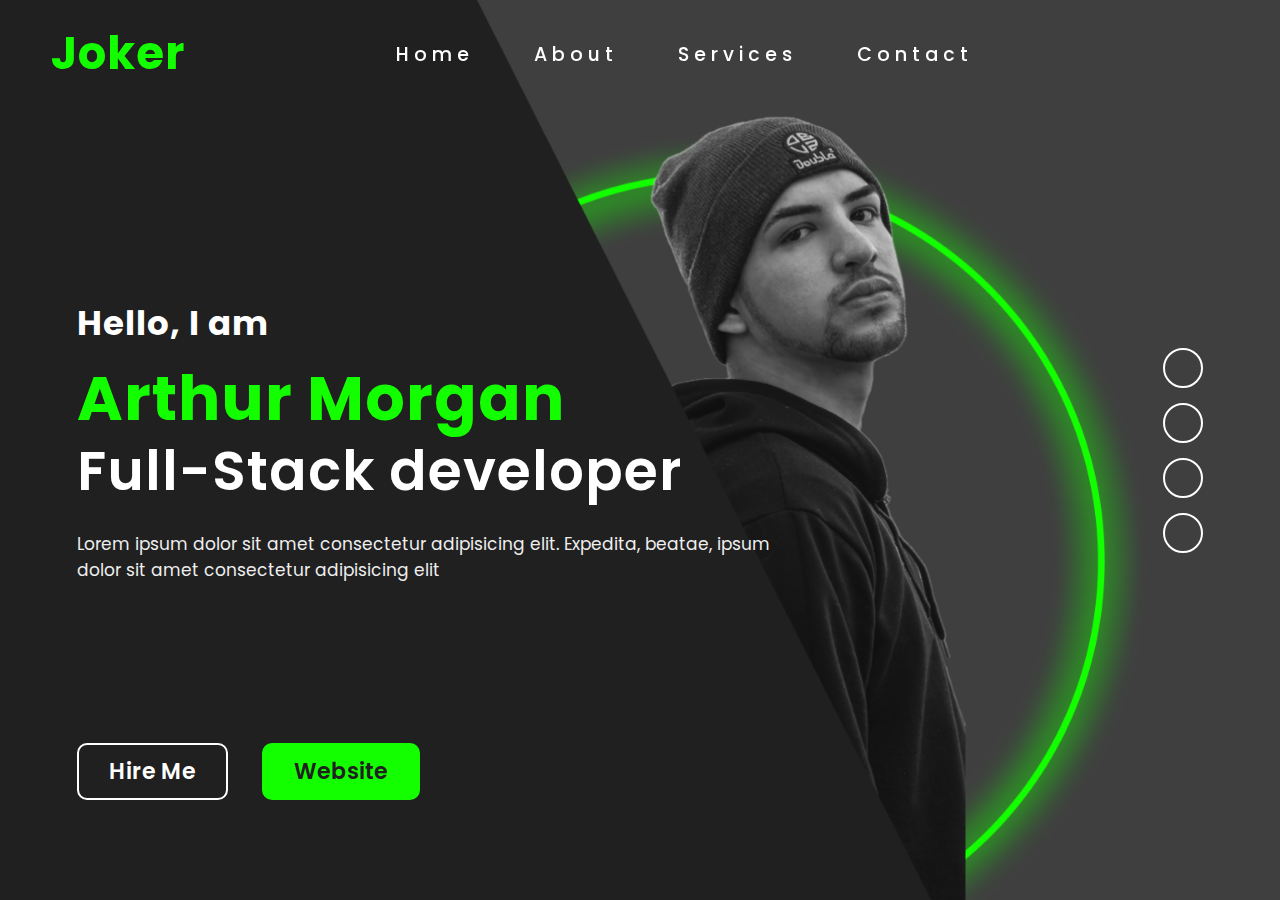
<file: Easy Protfolio/index.html>
<!DOCTYPE html>
<html>
<head>
	<meta charset="utf-8">
	<meta name="viewport" content="width=device-width, initial-scale=1">
	<link rel="stylesheet" href="style.css">
	<link rel="stylesheet" href="https://cdnjs.cloudflare.com/ajax/libs/font-awesome/6.5.1/css/all.min.css" integrity="sha512-DTOQO9RWCH3ppGqcWaEA1BIZOC6xxalwEsw9c2QQeAIftl+Vegovlnee1c9QX4TctnWMn13TZye+giMm8e2LwA==" crossorigin="anonymous" referrerpolicy="no-referrer" />
	<title>Easy Portfolio</title>
</head>
<body>
	<header>
		<h1 class="logo">Joker</h1>
		<nav>
			<a href="#">Home</a>
			<a href="#">About</a>
			<a href="#">Services</a>
			<a href="#">Contact</a>
		</nav>
		<div class="icons">
			<a href="#"><i class="fa-solid fa-cart-shopping"></i></a>
			<a href="#"><i class="fa-solid fa-heart"></i></a>
			<a href="#"><i class="fa-solid fa-bars"></i></a>
		</div>
	</header>
	<section class="home">
		<div class="content">
			<h4>Hello, I am</h4>
			<h1><span>Arthur Morgan</span> <br>Full-Stack developer</h1>
			<p>
			Lorem ipsum dolor sit amet consectetur adipisicing elit. Expedita, beatae,
			ipsum dolor sit amet consectetur adipisicing elit
			</p>
			<div class="btns">
				<a href="#" class="btn1">Hire Me</a>
				<a href="#" class="btn2">Website</a>
			</div>
		</div>
		<div class="social">
			<a href="#"><i class="fa-brands fa-facebook"></i></a>
			<a href="#"><i class="fa-brands fa-twitter"></i></a>
			<a href="#"><i class="fa-brands fa-instagram"></i></a>
			<a href="#"><i class="fa-brands fa-github"></i></a>
		</div>
	</section>
</body>
</html>
</file>
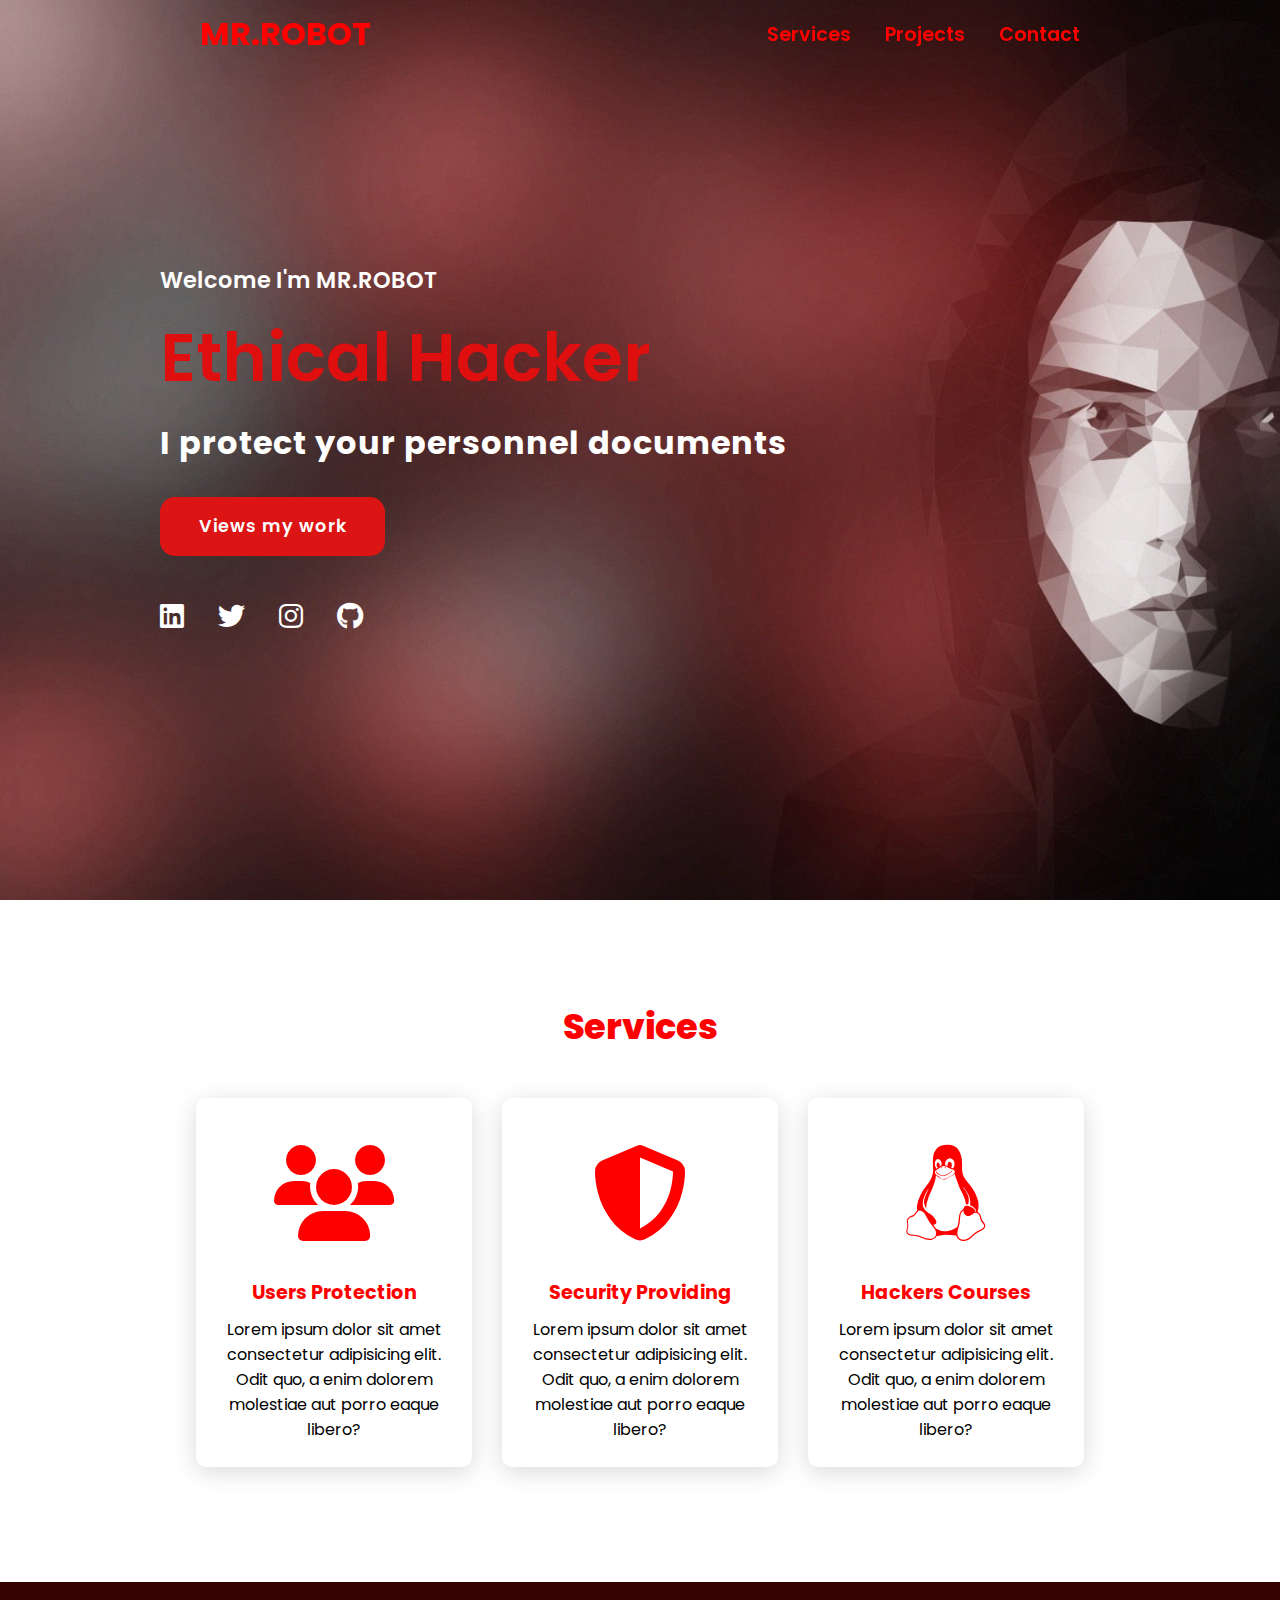
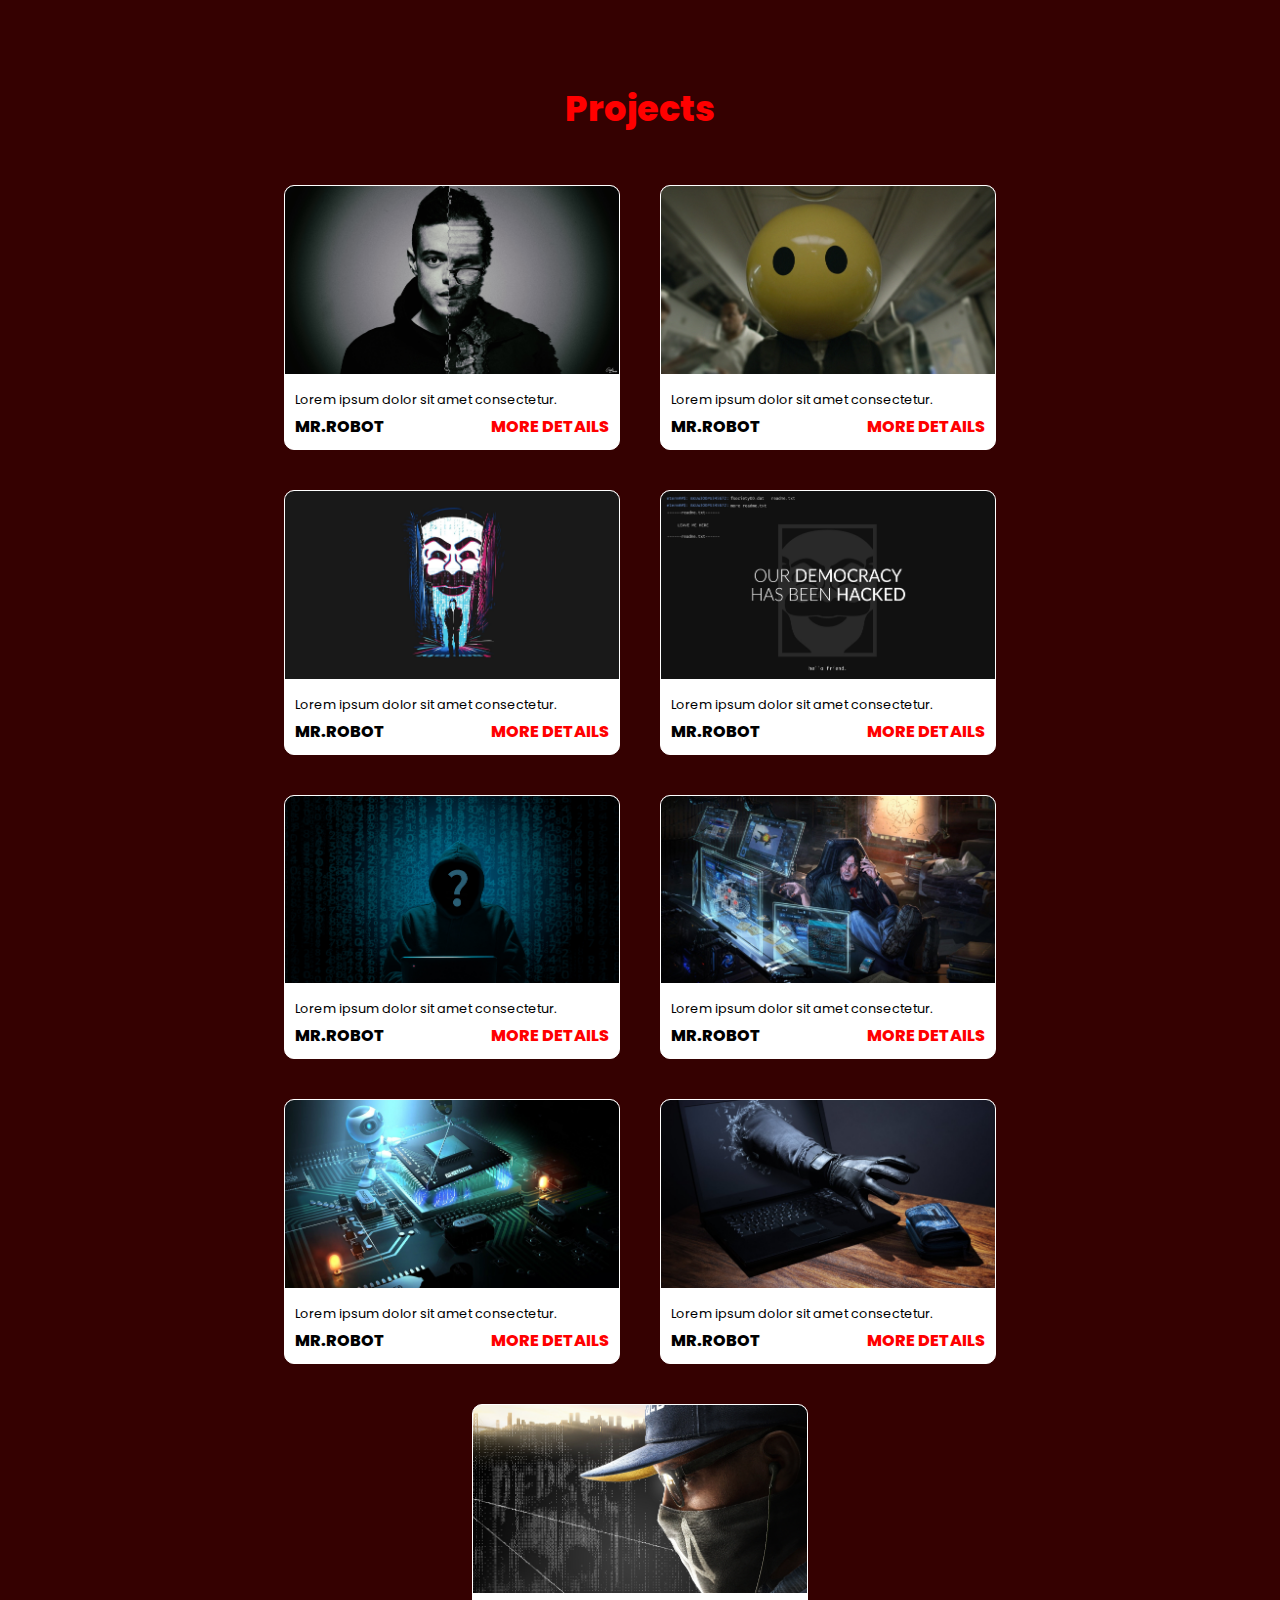
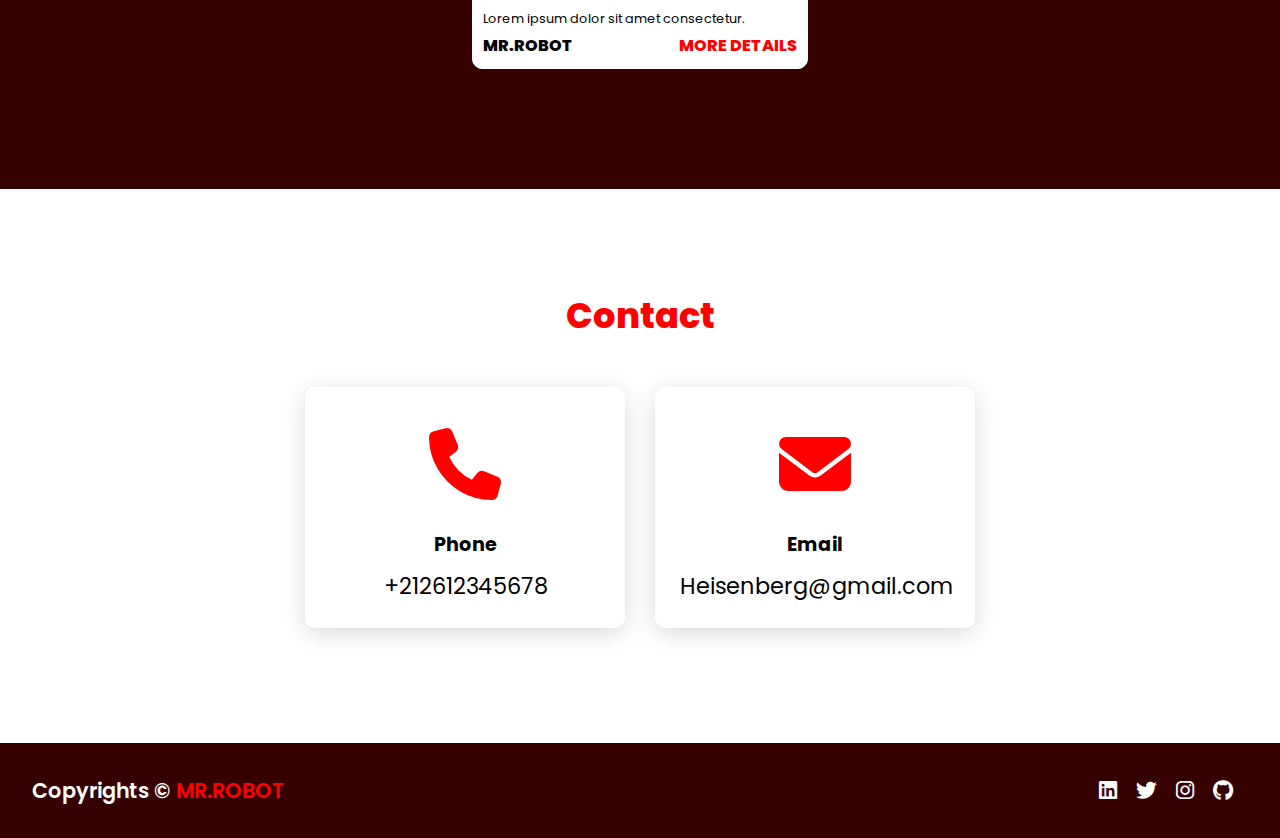
<file: First_pro/index.html>
<!DOCTYPE html>
<html lang="en">
<head>
    <meta charset="UTF-8">
    <meta name="viewport" content="width=device-width, initial-scale=1.0">
    <link rel="stylesheet" href="style.css">
    <link rel="stylesheet" href="https://cdnjs.cloudflare.com/ajax/libs/font-awesome/6.4.0/css/all.min.css">
    <script src="https://code.jquery.com/jquery-3.7.0.min.js"></script>
    <title>Portofolio</title>
</head>
<body>
    <div class="scroll-up-btn">
        <i class="fa-solid fa-angle-up"></i>
    </div>
    <header class="header">
        <a href="#" class="logo">MR.ROBOT</a>
        <nav class="navigation">
            <a href="#services">Services</a>
            <a href="#projects">Projects</a>
            <a href="#contact">Contact</a>
        </nav>
    </header>

    <section class="main">
        <div>
            <h2>Welcome I'm MR.ROBOT <br><span>Ethical Hacker</span></h2>
            <h3>I protect your personnel documents</h3>
            <a href="#projects" class="main-btn">Views my work</a>
            <div class="social-icons">
                <a href="#"><i class="fab fa-linkedin"></i></a>
                <a href="#"><i class="fab fa-twitter"></i></a>
                <a href="#"><i class="fab fa-instagram"></i></a>
                <a href="#"><i class="fab fa-github"></i></a>
            </div>
        </div>
    </section>

    <section class="cards" id="services">
        <h2 class="title">Services</h2>
        <div class="content">
            <div class="card">
                <div class="icon"><i class="fa-solid fa-users"></i></div>
                <div class="info">
                    <h3>Users Protection</h3>
                    <p>
                        Lorem ipsum dolor sit amet consectetur adipisicing elit. Odit quo, a enim dolorem molestiae aut porro eaque libero?
                    </p>
                </div>
            </div>
            <div class="card">
                <div class="icon"><i class="fa-solid fa-shield-halved"></i></div>
                <div class="info">
                    <h3>Security Providing</h3>
                    <p>
                        Lorem ipsum dolor sit amet consectetur adipisicing elit. Odit quo, a enim dolorem molestiae aut porro eaque libero?
                    </p>
                </div>
            </div>
            <div class="card">
                <div class="icon"><i class="fa-brands fa-linux"></i></div>
                <div class="info">
                    <h3>Hackers Courses</h3>
                    <p>
                        Lorem ipsum dolor sit amet consectetur adipisicing elit. Odit quo, a enim dolorem molestiae aut porro eaque libero?
                    </p>
                </div>
            </div>
        </div>
    </section>

    <section class="projects" id="projects">
        <h2 class="title">Projects</h2>
        <div class="content">
            <div class="card-pro">
                <div class="pro-img">
                    <img src="images/Video-1.jpg">
                </div>
                <div class="pro-info">
                    <p class="pro-category">Lorem ipsum dolor sit amet consectetur.</p>
                    <strong class="pro-title">
                        <span>MR.ROBOT</span>
                        <a href="#" class="more-details">More Details</a>
                    </strong>
                </div>
            </div>
            <div class="card-pro">
                <div class="pro-img">
                    <img src="images/Video-2.jpg">
                </div>
                <div class="pro-info">
                    <p class="pro-category">Lorem ipsum dolor sit amet consectetur.</p>
                    <strong class="pro-title">
                        <span>MR.ROBOT</span>
                        <a href="#" class="more-details">More Details</a>
                    </strong>
                </div>
            </div>
            <div class="card-pro">
                <div class="pro-img">
                    <img src="images/Video-3.jpg">
                </div>
                <div class="pro-info">
                    <p class="pro-category">Lorem ipsum dolor sit amet consectetur.</p>
                    <strong class="pro-title">
                        <span>MR.ROBOT</span>
                        <a href="#" class="more-details">More Details</a>
                    </strong>
                </div>
            </div>
            <div class="card-pro">
                <div class="pro-img">
                    <img src="images/Video-4.jpg">
                </div>
                <div class="pro-info">
                    <p class="pro-category">Lorem ipsum dolor sit amet consectetur.</p>
                    <strong class="pro-title">
                        <span>MR.ROBOT</span>
                        <a href="#" class="more-details">More Details</a>
                    </strong>
                </div>
            </div>
            <div class="card-pro">
                <div class="pro-img">
                    <img src="images/Video-5.jpg">
                </div>
                <div class="pro-info">
                    <p class="pro-category">Lorem ipsum dolor sit amet consectetur.</p>
                    <strong class="pro-title">
                        <span>MR.ROBOT</span>
                        <a href="#" class="more-details">More Details</a>
                    </strong>
                </div>
            </div>
            <div class="card-pro">
                <div class="pro-img">
                    <img src="images/Video-6.jpg">
                </div>
                <div class="pro-info">
                    <p class="pro-category">Lorem ipsum dolor sit amet consectetur.</p>
                    <strong class="pro-title">
                        <span>MR.ROBOT</span>
                        <a href="#" class="more-details">More Details</a>
                    </strong>
                </div>
            </div>
            <div class="card-pro">
                <div class="pro-img">
                    <img src="images/Video-7.jpg">
                </div>
                <div class="pro-info">
                    <p class="pro-category">Lorem ipsum dolor sit amet consectetur.</p>
                    <strong class="pro-title">
                        <span>MR.ROBOT</span>
                        <a href="#" class="more-details">More Details</a>
                    </strong>
                </div>
            </div>
            <div class="card-pro">
                <div class="pro-img">
                    <img src="images/Video-8.jpg">
                </div>
                <div class="pro-info">
                    <p class="pro-category">Lorem ipsum dolor sit amet consectetur.</p>
                    <strong class="pro-title">
                        <span>MR.ROBOT</span>
                        <a href="#" class="more-details">More Details</a>
                    </strong>
                </div>
            </div>
            <div class="card-pro">
                <div class="pro-img">
                    <img src="images/Video-9.jpg">
                </div>
                <div class="pro-info">
                    <p class="pro-category">Lorem ipsum dolor sit amet consectetur.</p>
                    <strong class="pro-title">
                        <span>MR.ROBOT</span>
                        <a href="#" class="more-details">More Details</a>
                    </strong>
                </div>
            </div>
        </div>
    </section>

    <section class="contact" id="contact">
        <h2 class="title">Contact</h2>
        <div class="content">
            <div class="card">
                <div class="icon"><i class="fa-solid fa-phone"></i></div>
                <div class="info">
                    <h3>Phone</h3>
                    <p>
                        +212612345678
                    </p>
                </div>
            </div>
            <div class="card">
                <div class="icon"><i class="fa-solid fa-envelope"></i></div>
                <div class="info">
                    <h3>Email</h3>
                    <p>
                        Heisenberg@gmail.com
                    </p>
                </div>
            </div>
        </div>
    </section>

    <footer class="footer">
        <p class="footer-title">Copyrights &copy; <span>MR.ROBOT</span></p>
        <div class="social-icons">
            <a href="#"><i class="fab fa-linkedin"></i></a>
            <a href="#"><i class="fab fa-twitter"></i></a>
            <a href="#"><i class="fab fa-instagram"></i></a>
            <a href="#"><i class="fab fa-github"></i></a>
        </div>
    </footer>

</body>

<script src="script.js"></script>

</html>
</file>
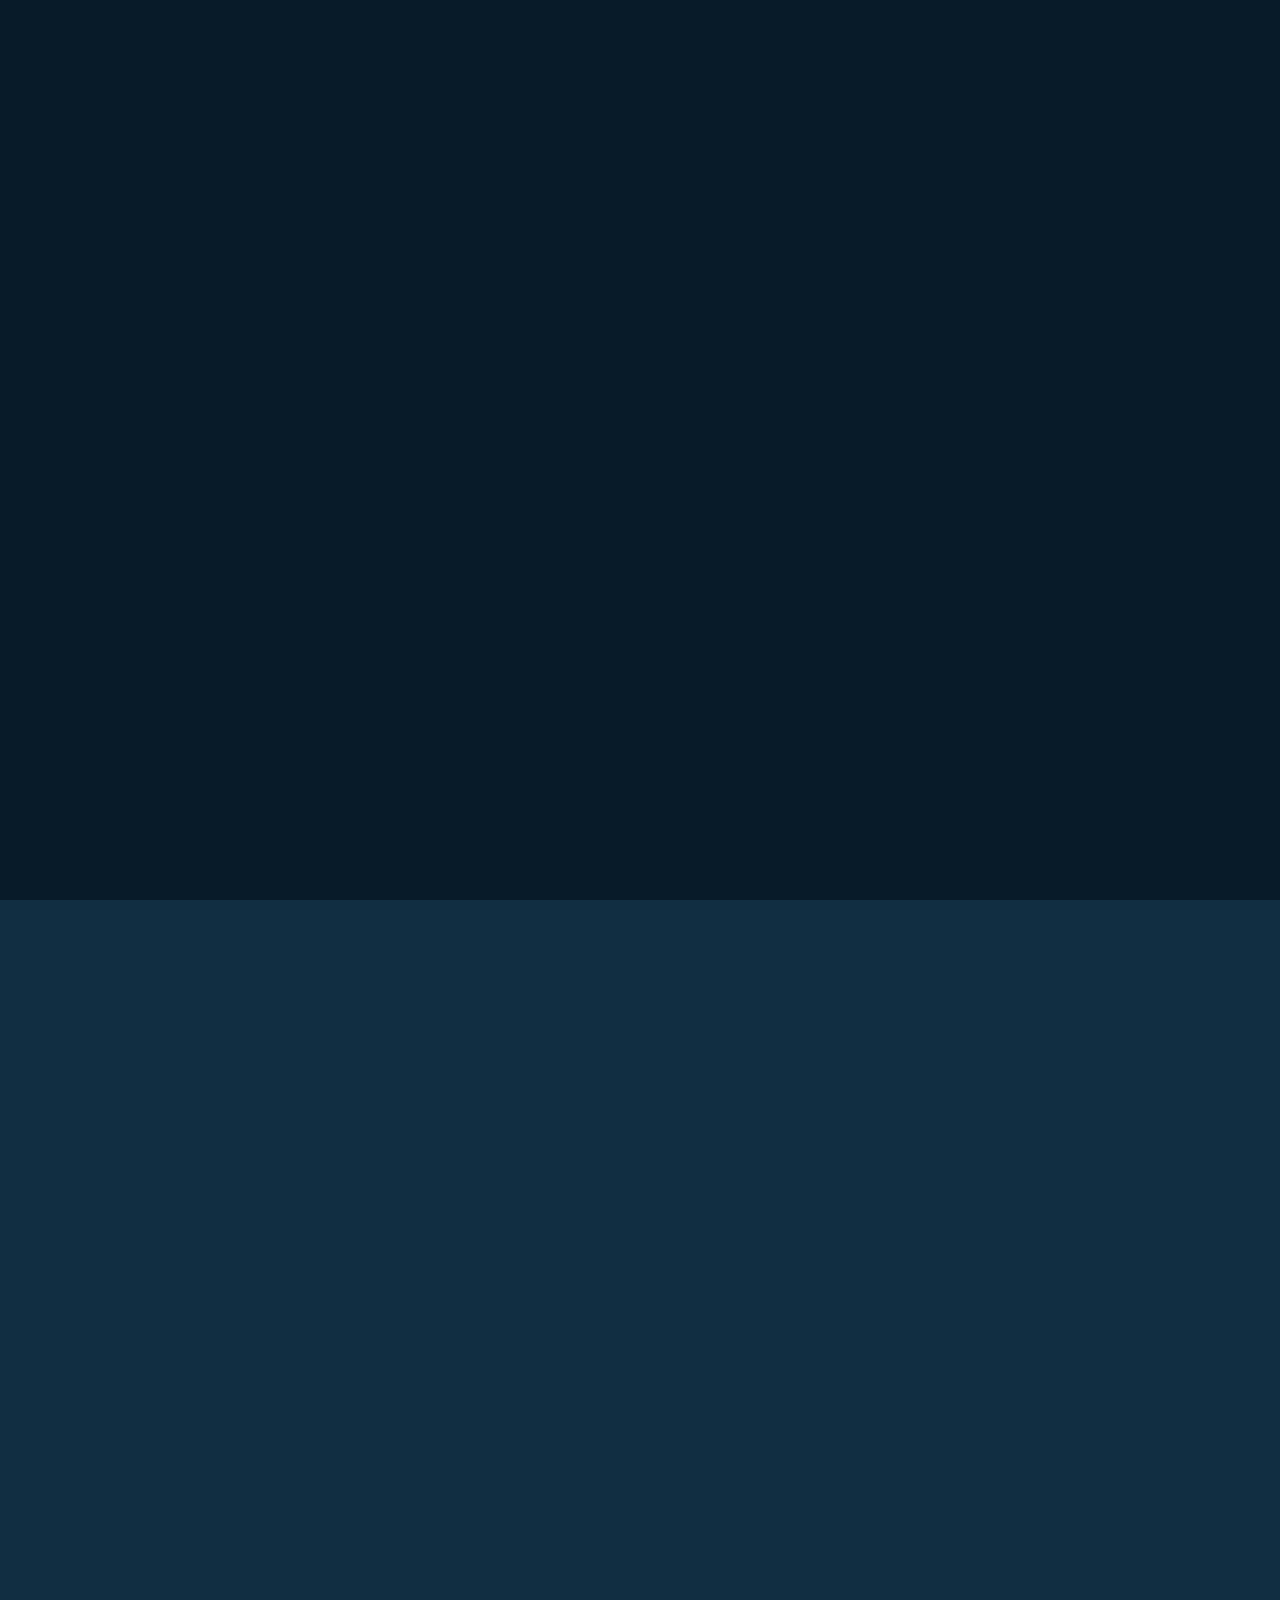
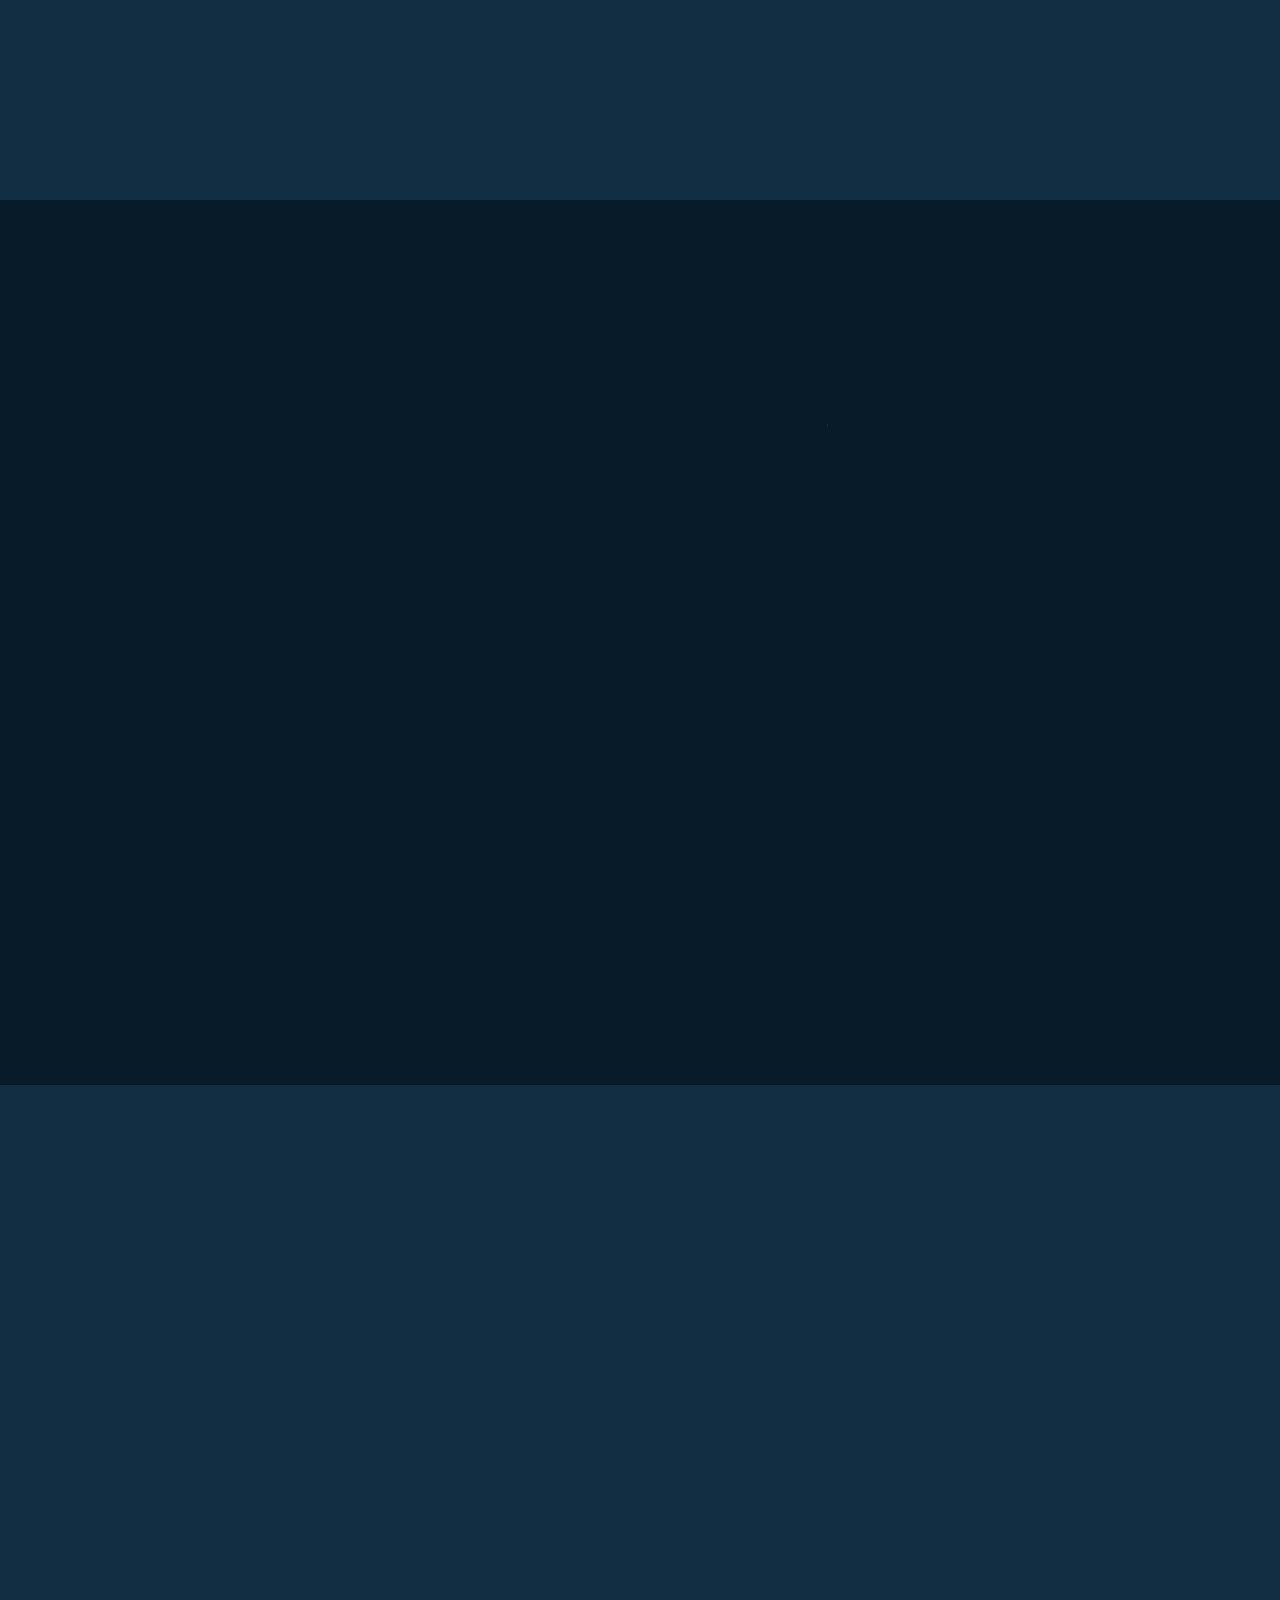
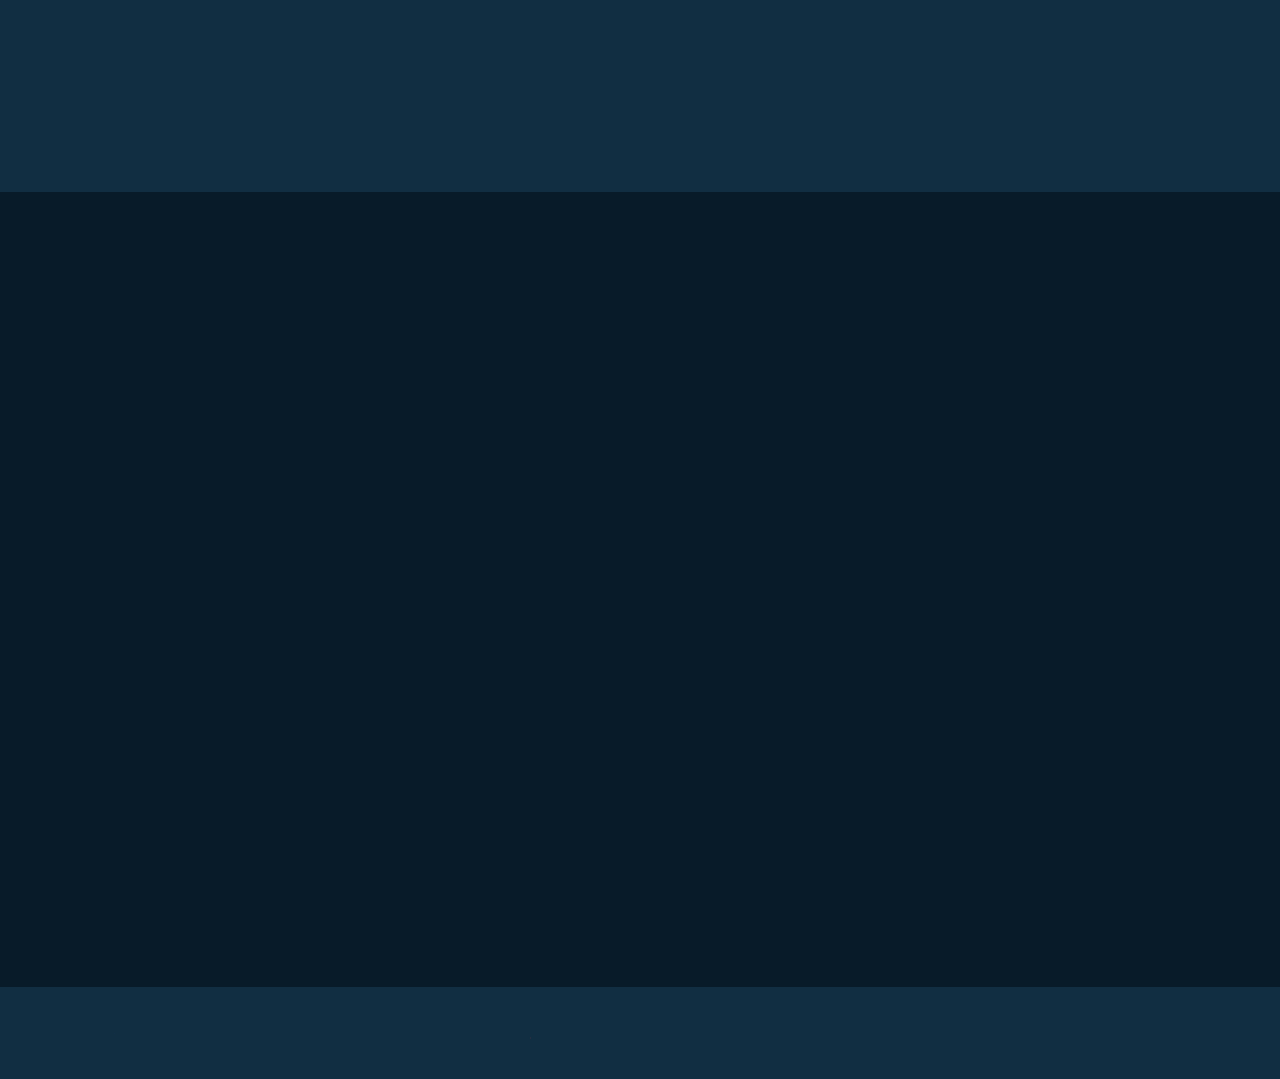
<file: Personal Portfolio/index.html>
<!DOCTYPE html>
<html lang="en">

<head>
    <meta charset="UTF-8">
    <meta http-equiv="X-UA-Compatible" content="IE=edge">
    <meta name="viewport" content="width=device-width, initial-scale=1.0">
    <title>Personal Portfolio</title>

    <link rel="stylesheet" href="css/style.css">

    <!-- box icons -->
    <link href="https://unpkg.com/boxicons@2.1.4/css/boxicons.min.css" rel="stylesheet">
</head>

<body>

    <!-- header design -->
    <header class="header">
        <a href="#" class="logo">SubGamer <span class="animate" style="--i:1;"></span></a>

        <div class="bx bx-menu" id="menu-icon"><span class="animate" style="--i:2;"></span></div>

        <nav class="navbar">
            <a href="#home" class="active">Home</a>
            <a href="#about">About</a>
            <a href="#education">Education</a>
            <a href="#skills">Skills</a>
            <a href="#contact">Contact</a>

            <span class="active-nav"></span>
            <span class="animate" style="--i:2;"></span>
        </nav>
    </header>
    <!-- home section design -->
    <section class="home show-animate" id="home">
        <div class="home-content">
            <h1>Hi, I'm <span>SubGamer</span><span class="animate" style="--i:2;"></span></h1>
            <div class="animated-text">
                <h3>FrontEnd Developer</h3>
                <span class="animate" style="--i:3;"></span>
            </div>
            <p>
                Lorem ipsum dolor sit amet, consectetur adipisicing elit. Culpa eligendi eos nemo provident quae repudiandae sed temporibus? Corporis dolor iusto laboriosam maxime quaerat quibusdam ratione voluptatem! Veniam!
                <span class="animate" style="--i:4;"></span>
            </p>
            <div class="btn-box">
                <a href="#" class="btn">Hire Me</a>
                <a href="#" class="btn">Let's Talk</a>
                <span class="animate" style="--i:5;"></span>
            </div>
        </div>
        <div class="home-social">
            <a href="#"><i class="bx bxl-facebook"></i></a>
            <a href="#"><i class="bx bxl-twitter"></i></a>
            <a href="#"><i class="bx bxl-linkedin"></i></a>
            <span class="animate" style="--i:6;"></span>
        </div>
        <div class="home-imgHover"></div>
        <span class="animate home-img" style="--i:7;"></span>
    </section>
    <!-- about section design -->
    <section class="about" id="about">
        <h2 class="heading">About <span>Me</span><span class="animate scroll" style="--i:1;"></span></h2>
        <div class="about-img">
            <img src="images/about.jpg" alt="about-img">
            <span class="circle-spin"></span>
            <span class="animate scroll" style="--i:2;"></span>
        </div>
        <div class="about-content">
            <h3>FrontEnd Developer <span class="animate scroll" style="--i:3;"></span></h3>
            <p>
                Lorem ipsum dolor sit amet consectetur adipisicing elit. Perspiciatis porro explicabo, veniam ipsa doloribus ea obcaecati soluta fugiat ratione commodi autem nam iure, consequuntur ex repudiandae doloremque consequatur pariatur nobis debitis ut provident a labore dolorum? Eaque laboriosam autem expedita quo. Voluptatem pariatur asperiores quisquam? Accusamus nihil iste aspernatur laudantium.
                <span class="animate scroll" style="--i:4;"></span>
            </p>
            <div class="btn-box btns">
                <a href="#" class="btn">Read More</a>
                <span class="animate scroll" style="--i:5;"></span>
            </div>
        </div>
    </section>
    <!-- education section design -->
    <section class="education" id="education">
        <h2 class="heading">My <span>Journey</span><span class="animate scroll" style="--i:1;"></span></h2>
        <div class="education-row">
            <div class="education-column">
                <h3 class="title">Education<span class="animate scroll" style="--i:2;"></span></h3>
                <div class="education-box">
                    <div class="education-content">
                        <div class="content">
                            <div class="year"><i class="bx bxs-calendar"></i>2021 - 2022</div>
                            <h3>License Degree - University</h3>
                            <p>
                                Lorem ipsum dolor sit amet consectetur adipisicing elit. Harum vitae perspiciatis nobis illum inventore? Neque animi temporibus delectus atque veniam!
                            </p>
                        </div>
                    </div>
                    <div class="education-content">
                        <div class="content">
                            <div class="year"><i class="bx bxs-calendar"></i>2022 - 2023</div>
                            <h3>License Degree - University</h3>
                            <p>
                                Lorem ipsum dolor sit amet consectetur adipisicing elit. Harum vitae perspiciatis nobis illum inventore? Neque animi temporibus delectus atque veniam!
                            </p>
                        </div>
                    </div>
                    <div class="education-content">
                        <div class="content">
                            <div class="year"><i class="bx bxs-calendar"></i>2023 - 2024</div>
                            <h3>License Degree - University</h3>
                            <p>
                                Lorem ipsum dolor sit amet consectetur adipisicing elit. Harum vitae perspiciatis nobis illum inventore? Neque animi temporibus delectus atque veniam!
                            </p>
                        </div>
                    </div>
                    <span class="animate scroll" style="--i:3;"></span>
                </div>
            </div>
            <div class="education-column">
                <h3 class="title">Experience<span class="animate scroll" style="--i:5;"></span></h3>
                <div class="education-box">
                    <div class="education-content">
                        <div class="content">
                            <div class="year"><i class="bx bxs-calendar"></i>2021 - 2022</div>
                            <h3>Hacker - Home</h3>
                            <p>
                                Lorem ipsum dolor sit amet consectetur adipisicing elit. Harum vitae perspiciatis nobis illum inventore? Neque animi temporibus delectus atque veniam!
                            </p>
                        </div>
                    </div>
                    <div class="education-content">
                        <div class="content">
                            <div class="year"><i class="bx bxs-calendar"></i>2022 - 2023</div>
                            <h3>Hacker - Home</h3>
                            <p>
                                Lorem ipsum dolor sit amet consectetur adipisicing elit. Harum vitae perspiciatis nobis illum inventore? Neque animi temporibus delectus atque veniam!
                            </p>
                        </div>
                    </div>
                    <div class="education-content">
                        <div class="content">
                            <div class="year"><i class="bx bxs-calendar"></i>2023 - 2024</div>
                            <h3>Hacker - Home</h3>
                            <p>
                                Lorem ipsum dolor sit amet consectetur adipisicing elit. Harum vitae perspiciatis nobis illum inventore? Neque animi temporibus delectus atque veniam!
                            </p>
                        </div>
                    </div>
                    <span class="animate scroll" style="--i:6;"></span>
                </div>
            </div>
        </div>
    </section>
    <!-- skills section design -->
    <section class="skills" id="skills">
        <h2 class="heading">My <span>Skills</span><span class="animate scroll" style="--i:1;"></span></h2>
        <div class="skills-row">
            <div class="skills-column">
                <h3 class="title">Coding Skills<span class="animate scroll" style="--i:2;"></span></h3>
                <div class="skills-box">
                    <div class="skills-content">
                        <div class="progress">
                            <h3>HTML <span>90%</span></h3>
                            <div class="bar"><span></span></div>
                        </div>
                        <div class="progress">
                            <h3>CSS <span>70%</span></h3>
                            <div class="bar"><span></span></div>
                        </div>
                        <div class="progress">
                            <h3>JavaScript <span>65%</span></h3>
                            <div class="bar"><span></span></div>
                        </div>
                        <div class="progress">
                            <h3>Python <span>75%</span></h3>
                            <div class="bar"><span></span></div>
                        </div>
                    </div>
                    <span class="animate scroll" style="--i:3;"></span>
                </div>
            </div>
            <div class="skills-column">
                <h3 class="title">Professional Skills<span class="animate scroll" style="--i:5;"></span></h3>
                <div class="skills-box">
                    <div class="skills-content">
                        <div class="progress">
                            <h3>Web Design <span>80%</span></h3>
                            <div class="bar"><span></span></div>
                        </div>
                        <div class="progress">
                            <h3>Web Development <span>85%</span></h3>
                            <div class="bar"><span></span></div>
                        </div>
                        <div class="progress">
                            <h3>Game Development <span>45%</span></h3>
                            <div class="bar"><span></span></div>
                        </div>
                        <div class="progress">
                            <h3>Problem Soliving <span>70%</span></h3>
                            <div class="bar"><span></span></div>
                        </div>
                    </div>
                    <span class="animate scroll" style="--i:6;"></span>
                </div>
            </div>
        </div>
    </section>

    <!-- contact section design -->
    <section class="contact" id="contact">
        <h2 class="heading">Contact <span>Me!</span><span class="animate scroll" style="--i:1;"></span></h2>
        <form action="#">
            <div class="input-box">
                <div class="input-field">
                    <input type="text" placeholder="Full Name" required>
                    <span class="focus"></span>
                </div>
                <div class="input-field">
                    <input type="text" placeholder="Email Adress" required>
                    <span class="focus"></span>
                </div>
                <span class="animate scroll" style="--i:3;"></span>
            </div>
            <div class="input-box">
                <div class="input-field">
                    <input type="number" placeholder="Mobile Number" required>
                    <span class="focus"></span>
                </div>
                <div class="input-field">
                    <input type="text" placeholder="Email Subject" required>
                    <span class="focus"></span>
                </div>
                <span class="animate scroll" style="--i:5;"></span>
            </div>
            <div class="textarea-field">
                <textarea name="" id="" cols="30" rows="10" placeholder="Your Message" required></textarea>
                <span class="focus"></span>
                <span class="animate scroll" style="--i:7;"></span>
            </div>
            <div class="btn-box btns">
                <button type="submit" class="btn">Submit</button>
                <span class="animate scroll" style="--i:9;"></span>
            </div>
        </form>
    </section>
    <!-- footer design -->
    <footer class="footer">
        <div class="footer-text">
            <p>Copyright &copy; 2023 by SubGamer | All Rights Reserved.</p>
            <span class="animate scroll" style="--i:1;"></span>
        </div>
        <div class="footer-iconTop">
            <a href="#"><i class="bx bx-up-arrow-alt"></i></a>
            <span class="animate scroll" style="--i:3;"></span>
        </div>
    </footer>

    <script src="js/script.js"></script>
</body>

</html>
</file>
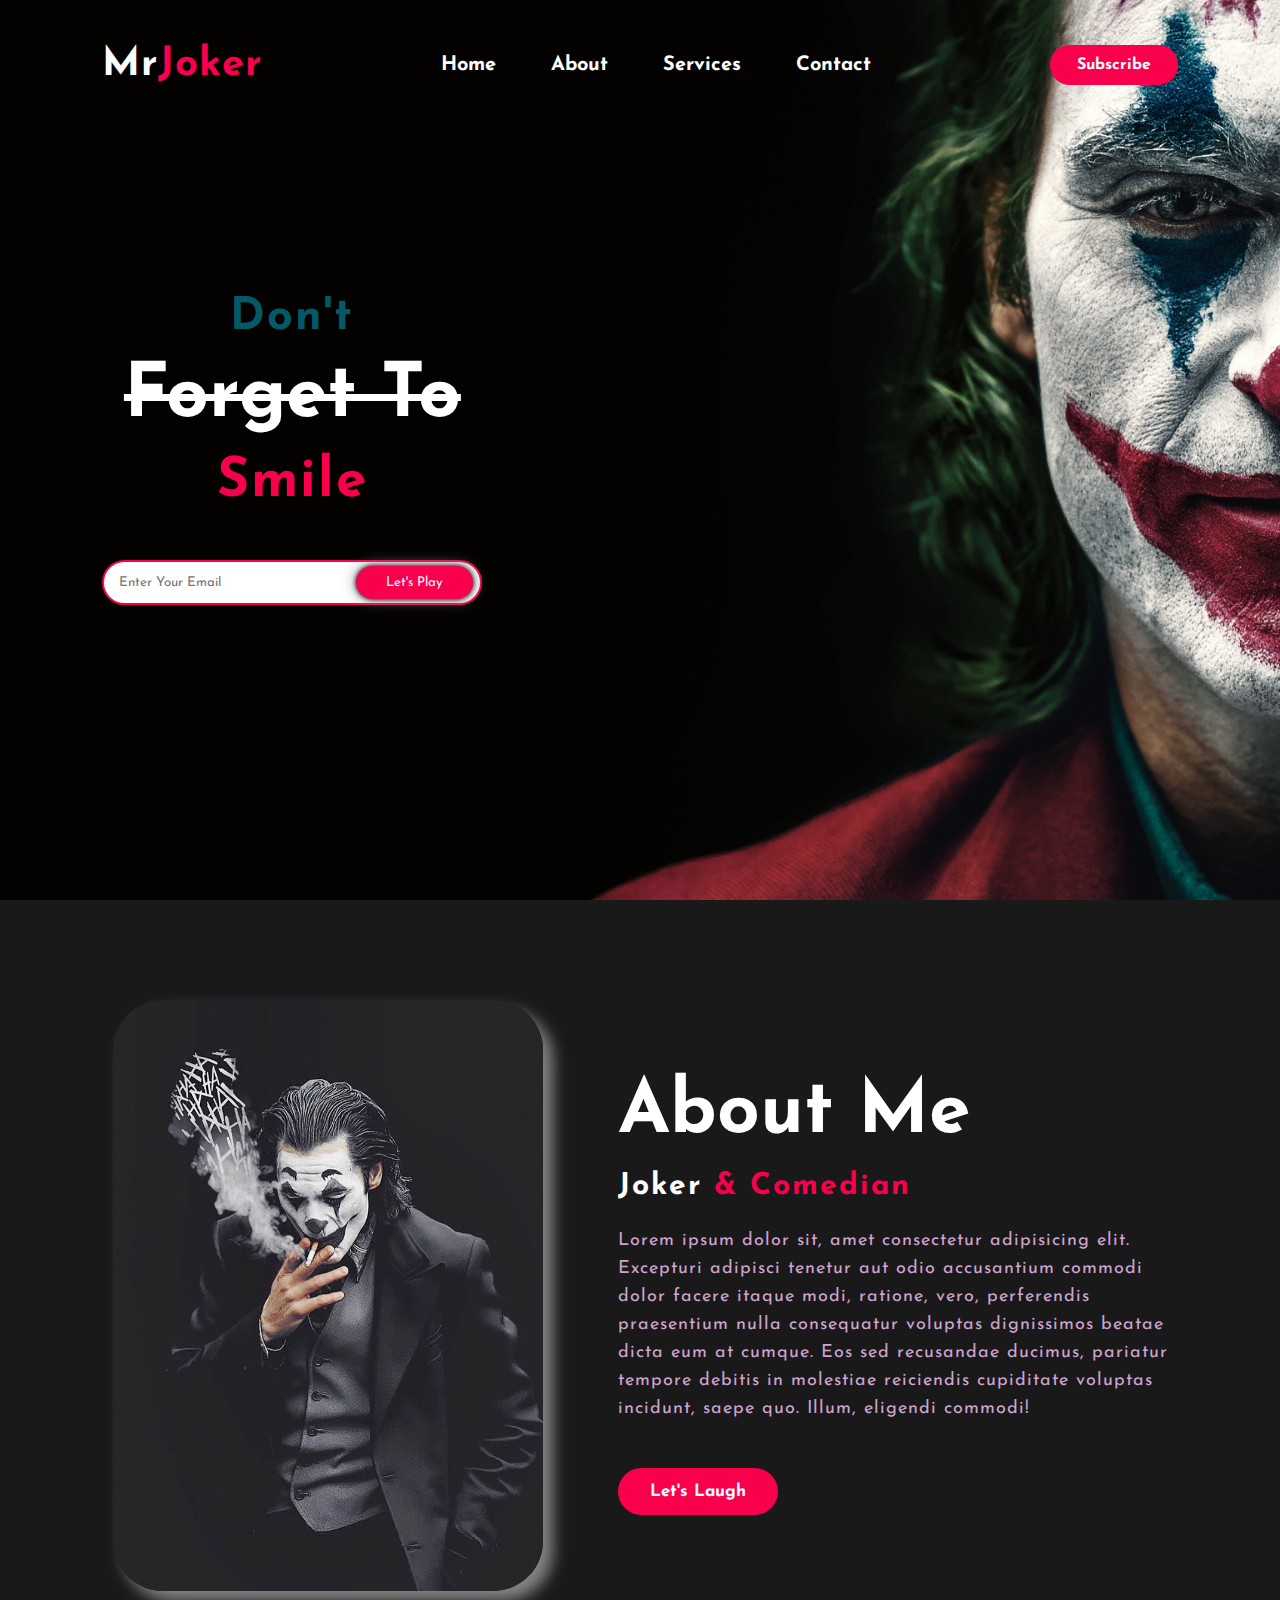
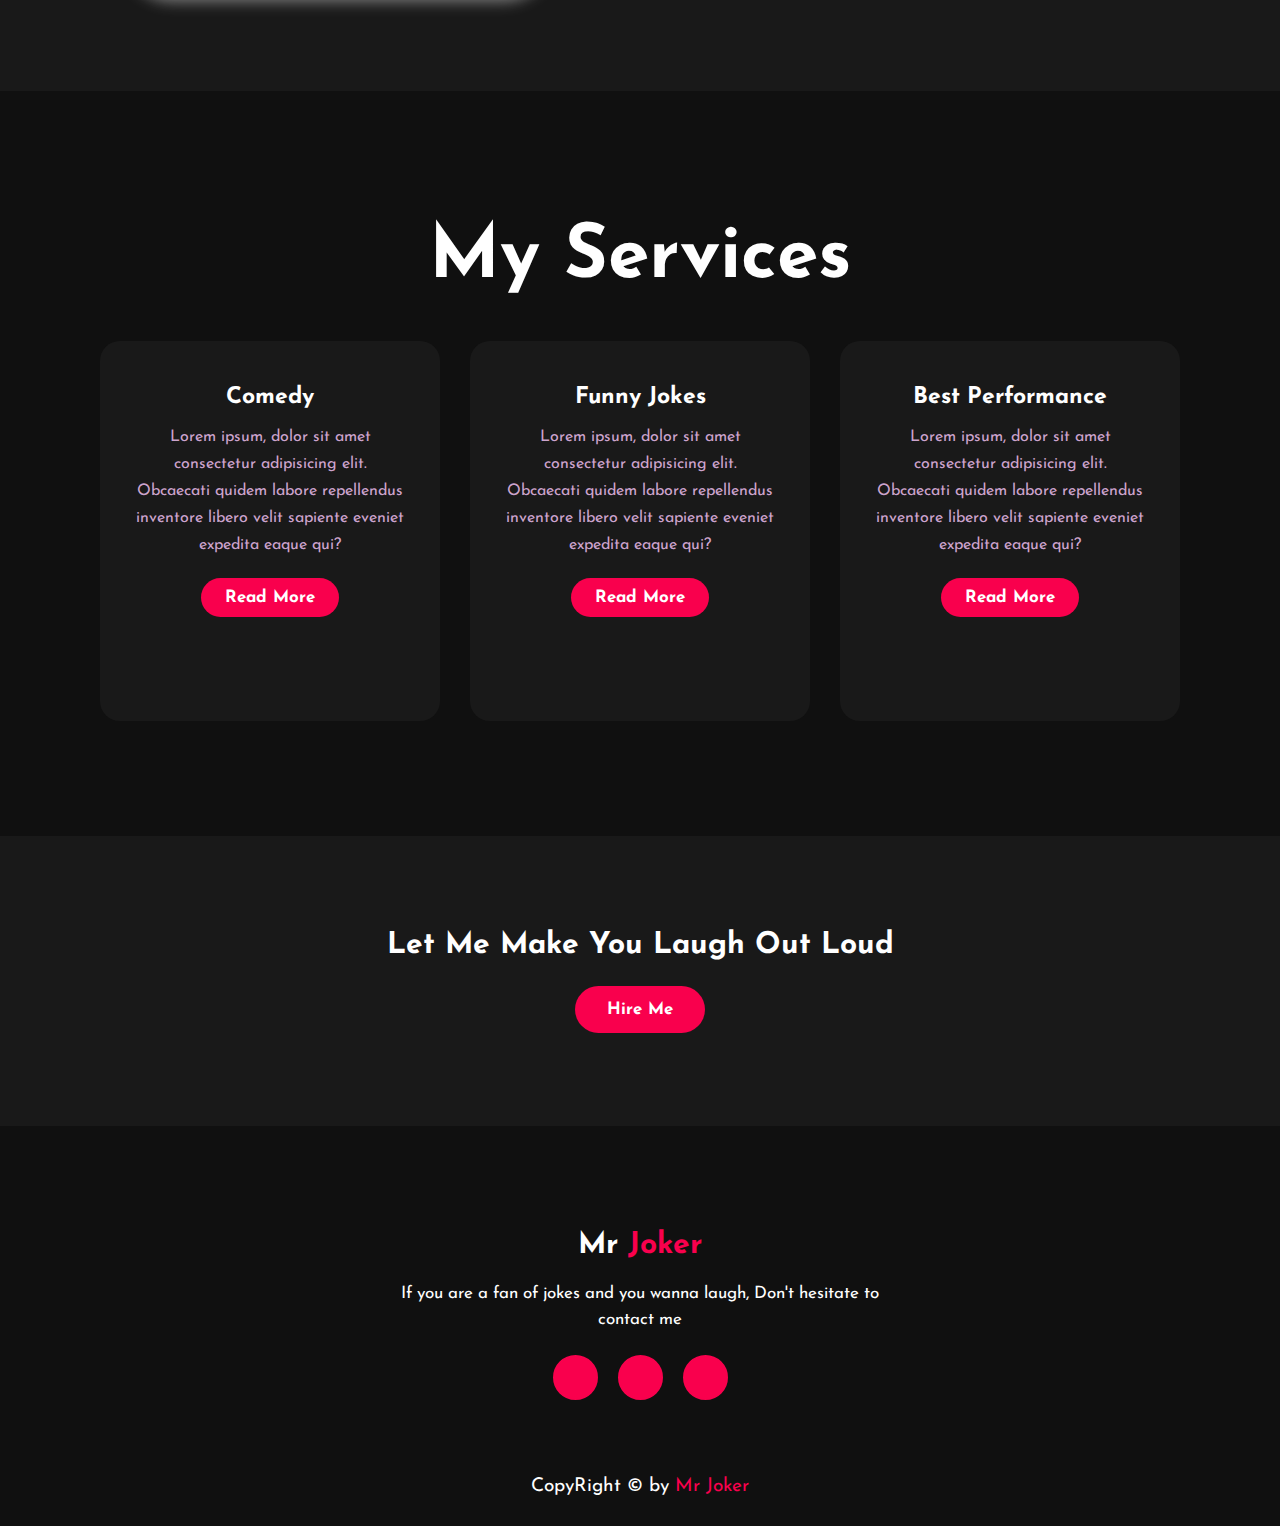
<file: Personal Website/index.html>
<!DOCTYPE html>
<html lang="en">
<head>
    <meta charset="UTF-8">
    <meta name="viewport" content="width=device-width, initial-scale=1.0">
    <link rel="stylesheet" href="style.css">
    <link rel="preconnect" href="https://fonts.gstatic.com">
    <link rel="stylesheet" href="https://fonts.googleapis.com/css2?family=Josefin+Sans:ital,wght@0,100;0,200;0,300;0,400;0,500;0,600;0,700;1,100;1,200;1,300;1,400;1,500;1,600;1,700&display=swap">
    <link rel="stylesheet" href="https://cdnjs.cloudflare.com/ajax/libs/font-awesome/6.4.0/css/all.min.css" integrity="sha512-iecdLmaskl7CVkqkXNQ/ZH/XLlvWZOJyj7Yy7tcenmpD1ypASozpmT/E0iPtmFIB46ZmdtAc9eNBvH0H/ZpiBw==" crossorigin="anonymous" referrerpolicy="no-referrer" />
    <title>Portfolio</title>
</head>
<body>
    <!-- hero section start -->
    <div class="hero">
        <nav id="home">
            <h2 class="logo">Mr<span>Joker</span></h2>
            <ul>
                <li><a href="#home">Home</a></li>
                <li><a href="#about">About</a></li>
                <li><a href="#services">Services</a></li>
                <li><a href="#contact">Contact</a></li>
            </ul>
            <a href="#" class="btn">Subscribe</a>
        </nav>
        <div class="content">
            <h4>Don't</h4>
            <h1>Forget To</h1>
            <h3>Smile</h3>
            <div class="newslatter">
                <form action="#">
                    <input type="email" name="email" id="mail" placeholder="Enter Your Email">
                    <input type="submit" name="submit" value="Let's Play">
                </form>
            </div>
        </div>
    </div>

    <!-- about section start -->
    <section class="about" id="about">
        <div class="main">
            <img src="images/joker.jpg">
            <div class="about-me">
                <h2>About me</h2>
                <h5>Joker <span>& Comedian</span></h5>
                <p>
                    Lorem ipsum dolor sit, amet consectetur adipisicing elit. Excepturi adipisci tenetur aut odio accusantium commodi dolor facere itaque modi, ratione, vero, perferendis praesentium nulla consequatur voluptas dignissimos beatae dicta eum at cumque. Eos sed recusandae ducimus, pariatur tempore debitis in molestiae reiciendis cupiditate voluptas incidunt, saepe quo. Illum, eligendi commodi!
                </p>
                <button>Let's Laugh</button>
            </div>
        </div>
    </section>

    <!-- service section start -->
    <div id="services">
        <div class="title">
            <h2>My Services</h2>
        </div>
        <div class="box">
            <div class="card">
                <i class="fa-solid fa-face-grin-tears"></i>
                <h5>Comedy</h5>
                <div class="pra">
                    <p>
                        Lorem ipsum, dolor sit amet consectetur adipisicing elit. Obcaecati quidem labore repellendus inventore libero velit sapiente eveniet expedita eaque qui?
                    </p>
                    <p style="text-align: center;">
                        <a class="button" href="#">Read More</a>
                    </p>
                </div>
            </div>
            <div class="card">
                <i class="fa-solid fa-pen-to-square"></i>
                <h5>Funny Jokes</h5>
                <div class="pra">
                    <p>
                        Lorem ipsum, dolor sit amet consectetur adipisicing elit. Obcaecati quidem labore repellendus inventore libero velit sapiente eveniet expedita eaque qui?
                    </p>
                    <p style="text-align: center;">
                        <a class="button" href="#">Read More</a>
                    </p>
                </div>
            </div>
            <div class="card">
                <i class="fa-solid fa-masks-theater"></i>
                <h5>Best Performance</h5>
                <div class="pra">
                    <p>
                        Lorem ipsum, dolor sit amet consectetur adipisicing elit. Obcaecati quidem labore repellendus inventore libero velit sapiente eveniet expedita eaque qui?
                    </p>
                    <p style="text-align: center;">
                        <a class="button" href="#">Read More</a>
                    </p>
                </div>
            </div>
        </div>
    </div>

    <!-- Contact ME -->
    <div id="contact">
        <p>Let Me Make You Laugh Out Loud</p>
        <a class="button-2" href="">Hire Me</a>
    </div>

    <!-- footer section start -->
    <footer>
        <p>Mr <span>Joker</span></p>
        <p>
            If you are a fan of jokes and you wanna laugh, Don't hesitate to contact me
        </p>
        <div class="social">
            <a href=""><i class="fa-brands fa-facebook"></i></a>
            <a href=""><i class="fa-brands fa-twitter"></i></a>
            <a href=""><i class="fa-brands fa-linkedin"></i></a>
        </div>
        <p class="copy">CopyRight &copy; by <span>Mr Joker</span></p>
    </footer>

</body>
</html>
</file>
<file: Easy Protfolio/style.css>
@import url('https://fonts.googleapis.com/css2?family=Poppins:ital,wght@0,100;0,200;0,300;0,400;0,500;0,600;0,700;0,800;0,900;1,100;1,200;1,300;1,400;1,500;1,600;1,700;1,800;1,900&display=swap');

* {
	padding: 0;
	margin: 0;
	box-sizing: border-box;
	font-family: "Poppins";
	text-decoration: none;
}

body {
	min-height: 100vh;
	width: 100%;
	background: url(bac-img.png) no-repeat;
	background-position: center;
	background-size: cover;
}

header {
	width: 100%;
	position: fixed;
	top: 0;
	right: 0;
	left: 0;
	padding: 20px 4%;
	display: flex;
	justify-content: space-between;
	align-items: center;
	z-index: 99;
}

.logo {
	font-size: 45px;
	font-weight: 700;
	letter-spacing: 1px;
	color: #13ff00;
}

header nav a {
	position: relative;
	font-size: 19px;
	font-weight: 500;
	margin: 20px;
	padding: 8px;
	color: #fff;
	letter-spacing: 5px;
	transition: .3s ease-in-out;
	border-bottom: solid transparent 3px;
}

header nav a:hover {
	color: #13ff00;
	border-bottom: solid #13ff00 3px;
}

.icons a{
	color: #fff;
	font-size: 20px;
	margin-right: 15px;
	transition: .3s ease-in-out;
}

.icons a:hover {
	color: #13ff00;
}

section {
	padding: 4% 6%;
}

.home {
	height: 100vh;
	display: flex;
	align-items: center;
	justify-content: space-between;
}

.home .content h4 {
	font-size: 34px;
	letter-spacing: 1px;
	color: #fff;
	margin-bottom: 15px;
}

.home .content h1 {
	font-size: 55px;
	font-weight: 600;
	letter-spacing: 1px;
	color: #fff;
	line-height: 70px;
}

.content h1 span {
	font-size: 62px;
	font-weight: 700;
	color: #13ff00;
}

.content p {
	font-size: 17px;
	color: #eee;
	margin: 25px 0 20px;
	max-width: 700px;
}


.home .btns {
	position: absolute;
	bottom: 100px;
}

.home .btns a{
	display: inline-block;
	color: #fff;
	padding: 10px 30px;
	font-size: 22px;
	font-weight: 600;
	border: solid 2px #fff;
	border-radius: 10px;
	margin-right: 30px;
}

.home .btns .btn2 {
	background: #13ff00;
	border: #13ff00 solid 2px;
	color: #202020;
}

.social {
	display: flex;
	flex-direction: column;
	gap: 15px;
}

.home .social a {
	font-size: 22px;
	display: inline-flex;
	width: 40px;
	height: 40px;
	border: 2px solid #fff;
	border-radius: 50%;
	justify-content: center;
	align-items: center;
	color: #fff;
	transition: .4s ease;
}

.home .social a:hover {
	color: #13ff00;
	border: 2px solid #13ff00;
	transform: scale(1.1);
}
</file>
<file: First_pro/style.css>
@import url('https://fonts.googleapis.com/css2?family=Poppins:ital,wght@0,100;0,200;0,300;0,400;0,500;0,600;0,700;0,800;0,900;1,100;1,200;1,300;1,400;1,500;1,600;1,700;1,800;1,900&display=swap');

* {
    font-family: 'Poppins', sans-serif;
    margin: 0;
    padding: 0;
    box-sizing: border-box;
    scroll-behavior: smooth;
    ::-webkit-scrollbar {
        width: 7px;
    }
    ::-webkit-scrollbar-track {
        background: #555;
        border-radius: 6px;
    }
    ::-webkit-scrollbar-thumb {
        background: red;
        border-radius: 6px;
    }
    ::-webkit-scrollbar-thumb:hover {
        background: #555;
    }
}


header {
    background: none;
    width: 100%;
    position: fixed;
    z-index: 999;
    display: flex;
    justify-content: space-between;
    align-items: center;
    padding: 10px 200px;
    transition: all .4s ease;
}

.header.active {
    background: #f0f0f0;
}

.logo {
    text-decoration: none;
    color: red;
    text-transform: uppercase;
    font-weight: 700;
    font-size: 2em;
}

.navigation a {
    color: red;
    text-decoration: none;
    font-size: 1.2em;
    font-weight: 600;
    padding-left: 30px;
    transition: color .4s ease;
}

.navigation a:hover {
    color: rgb(173, 27, 27);
}

section {
    padding: 100px 160px;
}

.main {
    width: 100%;
    min-height: 100vh;
    display: flex;
    align-items: center;
    background: url(images/cover-1.jpg) no-repeat;
    background-size: cover;
    background-position: center;
    background-attachment: fixed;
}

.main h2 {
    color: #fff;
    font-size: 1.4em;
    font-weight: 600;
}

.main h2 span {
    display: inline-block;
    margin-top: 10px;
    color: rgb(223, 15, 15);
    font-size: 3em;
    font-weight: 600;
}

.main h3 {
    color: #fff;
    font-size: 2em;
    font-weight: 700;
    letter-spacing: 1px;
    margin-top: 10px;
    margin-bottom: 30px;
}

.main-btn {
    color: #fff;
    background: rgb(220, 20, 20);
    text-decoration: none;
    font-size: 1.1em;
    font-weight: 600;
    display: inline-block;
    padding: 0.9375em 2.1875em;
    letter-spacing: 1px;
    border-radius: 15px;
    margin-bottom: 40px;
    transition: all .4s ease;
}

.main-btn:hover {
    background: rgb(184, 15, 15);
    transform: scale(1.1);
}

.social-icons a {
    color: #fff;
    font-size: 1.7em;
    padding-right: 30px;
}

.title {
    display: flex;
    justify-content: center;
    color: red;
    font-size: 2.2em;
    font-weight: 800;
    margin-bottom: 30px;
}

.content {
    display: flex;
    justify-content: center;
    flex-direction: row;
    flex-wrap: wrap;
}

.card {
    background: #fff;
    width: 17.25em;
    box-shadow: 0 5px 25px rgba(1, 1, 1, 15%);
    border-radius: 10px;
    padding: 25px;
    margin: 15px;
    transition: all .4s ease;
}

.card:hover {
    transform: scale(1.1);
}

.icon {
    color: red;
    font-size: 6em;
    text-align: center;
}

.info {
    text-align: center;
}

.info h3 {
    color: red;
    font-size: 1.2em;
    font-weight: 700;
    margin: 10px;
}

.projects {
    background: rgb(53, 1, 1);
    padding: 100px 100px;
}

.projects .content {
    margin-top: 30px;
}

.card-pro {
    background: #fff;
    border: 1px solid #fff;
    min-height: 13em;
    width: 21em;
    overflow: hidden;
    border-radius: 10px;
    margin: 20px;
    transition: all .4s ease;
}

.card-pro:hover {
    transform: scale(1.1);
}

.pro-img img {
    width: 100%;
}

.card-pro .pro-img {
    transition: all .4s ease;
}

.card-pro .pro-img:hover {
    opacity: 0.9;
}

.pro-info {
    padding: 10px;
}

.pro-category {
    font-size: 0.8em;
    color: #000;
}

.pro-title {
    display: flex;
    justify-content: space-between;
    align-items: center;
    text-transform: uppercase;
    font-weight: 800;
    margin-top: 5px;
}

.more-details {
    text-decoration: none;
    color: red;
    transition: all .4s ease;
}

.more-details:hover {
    color: rgb(173, 27, 27);
}

.contact .icon {
    font-size: 4.5em;
}

.contact .info h3 {
    color: #000;
}

.contact .info p {
    font-size: 1.4em;
}

.contact .card {
    width: 20em;
}

.footer {
    background: rgb(53, 1, 1);
    color: #fff;
    padding: 2em;
    display: flex;
    justify-content: space-between;
    align-items: center;
}

.footer-title {
    font-size: 1.3em;
    font-weight: 600;
}

.footer-title span {
    color: red;
}

.footer .social-icons a{
    font-size: 1.3em;
    padding: 0 15px 0 0;
}

.scroll-up-btn {
    position: fixed;
    height: 45px;
    width: 42px;
    background: red;
    right: 30px;
    bottom: 10px;
    text-align: center;
    line-height: 45px;
    border-radius: 6px;
    color: #fff;
    z-index: 9999;
    font-size: 30px;
    cursor: pointer;
    opacity: 0;
    pointer-events: none;
    transition: all .3s ease;
  }
  
  .scroll-up-btn.show {
    bottom: 30px;
    opacity: 1;
    pointer-events: auto;
}

@media (max-width: 1023px){
    header {
        padding: 12px 20px;
    }

    .navigation a{
        padding-left: 10px;
    }

    .title {
        font-size: 1.7em;
    }

    section {
        padding: 80px 20px;
    }

    .main h2 {
        font-size: 1em;
    }

    .main h3 {
        font-size: 1.6em;
    }

    .content {
        flex-direction: column;
        align-items: center;
    }
}

@media (max-width: 641px){
    body {
        font-size: 12px;
    }

    .main h2 {
        font-size: 0.8em;
    }

    .main h3 {
        font-size: 1.3em;
    }
}

@media (max-width: 300px){
    body {
        font-size: 10px;
    }
}
</file>
<file: Personal Portfolio/css/style.css>
@import url('https://fonts.googleapis.com/css2?family=Poppins:wght@300;400;500;600;700;800;900&display=swap');

* {
    margin: 0;
    padding: 0;
    box-sizing: border-box;
    text-decoration: none;
    border: none;
    outline: none;
    scroll-behavior: smooth;
    font-family: 'Poppins', sans-serif;
}

:root {
    --bg-color: #081b29;
    --second-bg-color: #112e42;
    --text-color: #ededed;
    --main-color: #00abf0;
}

html {
    font-size: 62.5%;
    overflow-x: hidden;
}

body {
    background: var(--bg-color);
    color: var(--text-color);
}

.header {
    position: fixed;
    top: 0;
    left: 0;
    width: 100%;
    padding: 2rem 9%;
    display: flex;
    justify-content: space-between;
    align-items: center;
    z-index: 100;
}

.header.sticky {
    background: var(--bg-color);
    transition: .5s;
}

.logo {
    position: relative;
    font-size: 2.5rem;
    color: var(--text-color);
    font-weight: 600;
}

.navbar {
    position: relative;
}

.navbar a {
    font-size: 1.7rem;
    color: var(--text-color);
    font-weight: 500;
    margin-left: 3.5rem;
    transition: .4s;
}

.navbar a:hover,
.navbar a.active {
    color: var(--main-color);
}

#menu-icon {
    position: relative;
    font-size: 3.6rem;
    color: var(--text-color);
    cursor: pointer;
    display: none;
}

section {
    min-height: 100vh;
    padding: 10rem 9% 2rem;
}
.home {
    display: flex;
    align-items: center;
    padding: 0 9%;
    background: url("../images/home.jpg") center;
    background-size: cover;
}


.home-content {
    max-width: 60rem;
    z-index: 99;
}

.home-content h1 {
    position: relative;
    display: inline-block;
    font-size: 5.6rem;
    font-weight: 700;
    line-height: 1.3;
}

.home-content h1 span {
    color: var(--text-color);
}

.home-content .animated-text {
    position: relative;
    width: 32.8rem;
}

.home-content .animated-text h3 {
    font-weight: 700;
    font-size: 3.2rem;
    color: transparent;
    -webkit-text-stroke: .7px var(--main-color);
    background-image: linear-gradient(var(--main-color), var(--main-color));
    background-repeat: no-repeat;
    -webkit-background-clip: text;
    background-position: -33rem 0;
    
}

.home.show-animate .home-content .animated-text h3 {
    animation: homeBgText 6s linear infinite;
    animation-delay: 2s;
}


.home-content .animated-text h3::before {
    content: "";
    position: absolute;
    top: 0;
    left: 0;
    width: 0;
    height: 100%;
    border-right: 2px solid var(--main-color);
    z-index: -1;
    
}

.home.show-animate .home-content .animated-text h3::before {
    animation: homeCursorText 6s linear infinite;
    animation-delay: 2s;
}

.home-content p {
    position: relative;
    font-size: 1.6rem;
    margin: 2rem 0 4rem;
}

.btn-box {
    position: relative;
    display: flex;
    justify-content: space-between;
    width: 34.5rem;
    height: 5rem;
}

.btn-box .btn {
    position: relative;
    display: inline-flex;
    justify-content: center;
    align-items: center;
    width: 15rem;
    height: 100%;
    background: var(--main-color);
    border: .2rem solid var(--main-color);
    border-radius: .8rem;
    font-size: 1.8rem;
    font-weight: 600;
    letter-spacing: .1rem;
    color: var(--bg-color);
    z-index: 1;
    overflow: hidden;
    transition: .5s;
}

.btn-box .btn:hover {
    color: var(--main-color);
}

.btn-box .btn:nth-child(2) {
    background: transparent;
    color: var(--main-color);
}

.btn-box .btn:nth-child(2)::before {
    background: var(--main-color);
}

.btn-box .btn:nth-child(2):hover {
    color: var(--bg-color);
}

.btn-box .btn::before {
    content: "";
    position: absolute;
    top: 0;
    left: 0;
    width: 0;
    height: 100%;
    z-index: -1;
    background: var(--bg-color);
    transition: .5s;
}

.btn-box .btn:hover::before {
    width: 100%;
}

.home-social a {
    position: relative;
    display: inline-flex;
    justify-content: center;
    align-items: center;
    width: 40px;
    height: 40px;
    background: transparent;
    border: .2rem solid var(--main-color);
    border-radius: 50%;
    font-size: 20px;
    color: var(--main-color);
    z-index: 1;
    overflow: hidden;
    transition: .5s;
}


.home-social {
    position: absolute;
    bottom: 4rem;
    width: 170px;
    display: flex;
    justify-content: space-between;
}
.home-social a::before {
    content: "";
    position: absolute;
    top: 0;
    left: 0;
    width: 0;
    height: 100%;
    background: var(--main-color);
    z-index: -1;
    transition: .5s;
}

.home-social a:hover {
    color: var(--bg-color);
}

.home-social a:hover::before {
    width: 100%;
}

.home-imgHover {
    position: absolute;
    top: 0;
    right: 0;
    width: 45%;
    height: 100%;
    background: transparent;
    transition: 3s;
}

.home-imgHover:hover {
    background: var(--bg-color);
    opacity: 0.8;
}

.about {
    display: flex;
    justify-content: center;
    align-items: center;
    flex-direction: column;
    gap: 2rem;
    background: var(--second-bg-color);
    padding-bottom: 6rem;
}

.heading {
    position: relative;
    font-size: 5rem;
    margin-bottom: 3rem;
    text-align: center;
}

.heading span {
    color: var(--main-color);
}

.about-img {
    position: relative;
    width: 25rem;
    height: 25rem;
    border-radius: 50%;
    display: flex;
    justify-content: center;
    align-items: center;
}

.about-img img {
    width: 90%;
    border-radius: 50%;
    border: .2rem solid var(--main-color);
}

.about-img .circle-spin {
    position: absolute;
    top: 50%;
    left: 50%;
    transform: translate(-50%, -50%) rotate(0);
    width: 100%;
    height: 100%;
    border-radius: 50%;
    border-top: .2rem solid var(--second-bg-color);
    border-bottom: .2rem solid var(--second-bg-color);
    border-left: .2rem solid var(--main-color);
    border-right: .2rem solid var(--main-color);
    animation: aboutSpin 8s linear infinite;
}

.about-content {
    text-align: center;
}

.about-content h3 {
    position: relative;
    display: inline-block;
    font-size: 2.6rem;
}

.about-content p {
    position: relative;
    font-size: 1.6rem;
    margin: 2rem 0 3rem;
}

.btn-box.btns {
    display: inline-block;
    width: 15rem;
}

.btn-box.btns a::before {
    background: var(--second-bg-color);
}

.education {
    display: flex;
    justify-content: center;
    align-items: center;
    flex-direction: column;
    min-height: auto;
    padding-bottom: 5rem;
}

.education-row {
    display: flex;
    flex-wrap: wrap;
    gap: 5rem;
}

.education-row .education-column {
    flex: 1 1 40rem;
}

.education-column .title {
    position: relative;
    display: inline-block;
    font-size: 2.5rem;
    margin: 0 0 1.5rem 2rem;
}

.education-column .education-box {
    position: relative;
    border-left: .2rem solid var(--main-color);
}

.education-box .education-content {
    position: relative;
    padding-left: 2rem;
}

.education-box .education-content::before {
    content: "";
    position: absolute;
    top: 0;
    left: -1.1rem;
    width: 2rem;
    height: 2rem;
    background: var(--main-color);
    border-radius: 50%;
}

.education-content .content {
    position: relative;
    padding: 1.5rem;
    border: .2rem solid var(--main-color);
    border-radius: .6rem;
    margin-bottom: 2rem;
    overflow: hidden;
}

.education-content .content::before {
    content: "";
    position: absolute;
    top: 0;
    left: 0;
    width: 0;
    height: 100%;
    background: var(--second-bg-color);
    z-index: -1;
    transition: .5s;
}

.education-content .content:hover::before {
    width: 100%;
}

.education-content .content .year {
    font-size: 1.5rem;
    color: var(--main-color);
    padding-bottom: .5rem;
}

.education-content .content .year i {
    padding-right: 0.5rem;
}

.education-content .content h3 {
    font-size: 2rem;
}

.education-content .content p {
    font-size: 1.6rem;
    padding-top: 0.5rem;
}

.skills {
    min-height: auto;
    padding-bottom: 7rem;
    background: var(--second-bg-color);
}

.skills h2 {
    display: inline-block;
    left: 50%;
    transform: translateX(-50%);
}

.skills .skills-row {
    display: flex;
    flex-wrap: wrap;
    gap: 5rem;
}

.skills-row .skills-column {
    flex: 1 1 40rem;
}

.skills .skills-box {
    position: relative;
}

.skills-column .title {
    position: relative;
    display: inline-block;
    font-size: 2.5rem;
    margin: 0 0 1.5rem;
}

.skills-box .skills-content {
    position: relative;
    border: 0.2rem solid var(--main-color);
    border-radius: .6rem;
    padding: 0.5rem 1.5rem;
    overflow: hidden;
    z-index: 1;
}


.skills-box .skills-content::before {
    content: "";
    position: absolute;
    left: 0;
    top: 0;
    width: 0;
    height: 100%;
    background: var(--bg-color);
    z-index: -1;
    transition: .5s;
}

.skills-box .skills-content:hover::before {
    width: 100%;
}

.skills-content .progress {
    padding: 1rem 0;
}

.progress h3 {
    font-size: 1.7rem;
    display: flex;
    justify-content: space-between;
}
.progress .bar {
    height: 2.5rem;
    border-radius: .6rem;
    border: .2rem solid var(--main-color);
    padding: 0.5rem;
    margin: 1rem 0;
}

.progress .bar span {
    display: block;
    height: 100%;
    border-radius: .3rem;
    background: var(--main-color);
}

.skills-column:nth-child(1) .skills-content .progress:nth-child(1) .bar span {
    width: 90%;
}

.skills-column:nth-child(1) .skills-content .progress:nth-child(2) .bar span {
    width: 70%;
}

.skills-column:nth-child(1) .skills-content .progress:nth-child(3) .bar span {
    width: 65%;
}

.skills-column:nth-child(1) .skills-content .progress:nth-child(4) .bar span {
    width: 75%;
}

.skills-column:nth-child(2) .skills-content .progress:nth-child(1) .bar span {
    width: 80%;
}

.skills-column:nth-child(2) .skills-content .progress:nth-child(2) .bar span {
    width: 85%;
}

.skills-column:nth-child(2) .skills-content .progress:nth-child(3) .bar span {
    width: 45%;
}

.skills-column:nth-child(2) .skills-content .progress:nth-child(4) .bar span {
    width: 70%;
}

.contact {
    min-height: auto;
    padding-bottom: 7rem;
}

.contact h2 {
    display: inline-block;
    left: 50%;
    transform: translateX(-50%);
}

.contact form {
    max-width: 70rem;
    margin: 0 auto;
    text-align: center;
}

.contact form .input-box {
    position: relative;
    display: flex;
    justify-content: space-between;
    flex-wrap: wrap;
}

.contact form .input-box .input-field {
    position: relative;
    width: 49%;
    margin: .8rem 0;
}

.contact form .input-box .input-field input,
.contact form .textarea-field textarea {
    width: 100%;
    height: 100%;
    padding: 1.5rem;
    font-size: 1.6rem;
    color: var(--text-color);
    background: transparent;
    border-radius: .6rem;
    border: .2rem solid var(--main-color);
}

.contact form .input-box .input-field input::placeholder,
.contact form .textarea-field textarea::placeholder {
    color: var(--text-color);
} 

.contact form .focus {
    position: absolute;
    top: 0;
    left: 0;
    width: 0;
    height: 100%;
    background: var(--second-bg-color);
    border-radius: .6rem;
    z-index: -1;
    transition: .5s;
}

.contact form .input-box .input-field input:focus~.focus,
.contact form .input-box .input-field input:valid~.focus,
.contact form .textarea-field textarea:focus~.focus,
.contact form .textarea-field textarea:valid~.focus {
    width: 100%;
}

.contact form .textarea-field {
    position: relative;
    margin: .8rem 0 2.7rem;
    display: flex;
}

.contact form .textarea-field textarea {
    resize: none;
}

.contact form .btn-box.btns .btn {
    cursor: pointer;
}

.footer {
    display: flex;
    justify-content: space-between;
    align-items: center;
    flex-wrap: wrap;
    padding: 2rem 9%;
    background: var(--second-bg-color);
}

.footer-text {
    position: relative;
}

.footer-text p {
    font-size: 1.6rem;
}

.footer-iconTop {
    position: relative;
}

.footer-iconTop a {
    position: relative;
    display: inline-block;
    justify-content: center;
    align-items: center;
    padding: 0.8rem;
    background-color: var(--main-color);
    border: .2rem solid var(--main-color);
    border-radius: .6rem;
    z-index: 1;
    overflow: hidden;
}

.footer-iconTop a::before {
    content: "";
    position: absolute;
    top: 0;
    left: 0;
    width: 100%;
    height: 0;
    background: var(--second-bg-color);
    z-index: -1;
    transition: .5s;
}

.footer-iconTop a:hover::before {
    height: 100%;
}

.footer

.footer-iconTop a i {
    font-size: 2.4rem;
    color: var(--bg-color);
    transition: .5s;
}

.footer-iconTop a:hover i {
    color: var(--main-color);
}

/* animation reload and scroll */

.animate {
    position: absolute;
    top: 0;
    right: 0;
    width: 100%;
    height: 100%;
    background: var(--bg-color);
    z-index: 98;
}

.animate.home-img {
    width: 50%;
}

.logo .animate,
.navbar .animate,
#menu-icon .animate,
.home.show-animate .animate {
    animation: showRight 1s ease forwards;
    animation-delay: calc(.3s * var(--i));
}

section:nth-child(odd) .animate.scroll,
.footer .animate.scroll {
    background: var(--second-bg-color);
}

.animate.scroll {
    transition: 1s ease;
    transition-delay: calc(.3s / var(--i));
    animation: none;
}

.education .education-box .animate.scroll {
    width: 105%;
}

.about.show-animate .animate.scroll,
.education.show-animate .animate.scroll,
.skills.show-animate .animate.scroll,
.contact.show-animate .animate.scroll,
.footer.show-animate .animate.scroll {
    transition-delay: calc(.3s * var(--i));
    width: 0;
}

/* BreakPoint */
@media (max-width:1200px) {
    html {
        font-size: 55%;
    }
}

@media (max-width:991px) {
    .header {
        padding: 2rem 4%;
    }
    section {
        padding: 10rem 4% 2rem;
    }
    .home {
        padding: 0 4%;
    }
    .footer {
        padding: 2rem 4%;
    }
}

@media (max-width: 850) {
    .animate.home-img {
        width: 55%;
    }
}

@media (max-width:768px) {
    .header {
        background: var(--bg-color);
    }
    #menu-icon {
        display: block;
    }

    .navbar {
        position: absolute;
        top: 100%;
        left: -100%;
        width: 100%;
        padding: 1rem 4%;
        background: var(--main-color);
        box-shadow: 0 0.5rem 1rem rgba(0, 0, 0, 0.2);
        transition: .25s ease;
        transition-delay: .25s;
        z-index: 1;
    }

    .navbar.active {
        transition-delay: 0s;
        left: 0;
    }

    .navbar .active-nav {
        position: absolute;
        top: 0;
        left: -100%;
        width: 100%;
        height: 100%;
        background: var(--bg-color);
        border-top: .1rem solid rgba(0, 0, 0, 0.2);
        z-index: -1;
        transition: .25s ease;
        transition-delay: 0s;
    }

    .navbar.active .active-nav {
        left: 0;
        transition-delay: .25s;
    }

    .navbar a {
        display: block;
        font-size: 2rem;
        margin: 3rem 0;
        text-align: center;
        transform: translateX(-50rem);
        transition: 0.25s ease;
        transition-delay: 0s;
    }
    .navbar.active a{
        transform: translateX(0);
        transition-delay: 0.25s;
    }
    .home-imgHover {
        pointer-events: none;
        background: var(--bg-color);
        opacity: 0.6;
    }
}

@media (max-width: 520px) {
    html {
        font-size: 50%;
    }
    .home-content h1 {
        display: flex;
        flex-direction: column;
    }
    .home-social {
        width: 160px;
    }
    .home-social a {
        width: 38px;
        height: 38px;
    }
}

@media (max-width: 462px) {
    .home-content h1 {
        font-size: 5.2rem;
    }
    .education {
        padding: 10rem 4% 5rem 5%;
    }
    .contact form .input-box .input-field {
        width: 100%;
    }
    .footer {
        flex-direction: column-reverse;
    }
    .footer p {
        margin-top: 2rem;
        text-align: center;
    }
}

@media (max-width: 371px) {
    .home {
        justify-content: center;
    }
    .home-content {
        display: flex;
        align-items: center;
        flex-direction: column;
        text-align: center;
    }
    .home-content h1 {
        font-size: 5rem;
    }
}

/* KEYFRAME ANIMATION */
@keyframes homeBgText {
    0%, 10%, 100% {
        background-position: -33rem 0;
    }
    65%, 85% {
        background-position: 0 0;
    }
}

@keyframes homeCursorText {
    0%, 10%, 100% {
        width: 0;
    }
    65%, 78%, 85% {
        width: 100%;
        opacity: 1;
    }
    75%, 81% {
        opacity: 0;
    }
}

@keyframes aboutSpin {
    100% {
        transform: translate(-50%, -50%) rotate(360deg);
    }
}

@keyframes showRight {
    100% {
        width: 0;
    }
}
</file>
<file: Personal Website/style.css>
* {
    padding: 0;
    margin: 0;
    font-family: "Josefin Sans", sans-serif;
    box-sizing: border-box;
}

html {
    ::-webkit-scrollbar {
        width: 0; /* Width of the scrollbar */
        background-color: transparent; /* Transparent background for the scrollbar track */
    }
    ::-webkit-scrollbar-thumb {
        background-color: transparent; /* Transparent color for the scrollbar thumb */
    }
    scroll-behavior: smooth;
}

.hero {
    height: 100vh;
    width: 100%;
    background-image: url(images/cover.jpg);
    background-size: cover;
    background-position: center;
}

nav {
    display: flex;
    align-items: center;
    justify-content: space-between;
    padding-top: 45px;
    padding-left: 8%;
    padding-right: 8%;
}

.logo {
    color: #fff;
    font-size: 40px;
    letter-spacing: 1px;
    cursor: pointer;
}

span {
    color: #f9004d;
}

nav ul li {
    list-style: none;
    display: inline-block;
    padding: 10px 25px;
}

nav ul li a {
    font-size: 20px;
    color: #fff;
    text-decoration: none;
    font-weight: bold;
    text-transform: capitalize;
    transition: 0.4s ease;
}

nav ul li a:hover {
    color: #f9004d;
}

.btn {
    background-color: #f9004d;
    color: #fff;
    text-decoration: none;
    border: 2px solid transparent;
    font-weight: bold;
    padding: 10px 25px;
    border-radius: 30px;
    transition: transform .4s ease;
}

.btn:hover {
    transform: scale(1.1);
}

.content {
    position: absolute;
    top: 50%;
    left: 8%;
    transform: translateY(-50%);
    text-align: center;
}

h1 {
    color: #fff;
    text-decoration: line-through;
    margin: 20px 0 20px;
    font-size: 75px;
}

h3 {
    color: #f9004d;
    font-size: 55px;
    margin-bottom: 50px;
    letter-spacing: 2px;
}

h4 {
    color: rgb(3, 90, 102);
    letter-spacing: 2px;
    font-size: 45px;
}

.newslatter form {
    width: 380px;
    max-width: 100%;
    position: relative;
}

.newslatter form input:first-child {
    display: inline-block;
    width: 100%;
    padding: 14px 130px 14px 15px;
    border: 2px solid #f9004d;
    outline: none;
    border-radius: 30px;
}

.newslatter form input:last-child {
    position: absolute;
    display: inline-block;
    border: none;
    outline: none;
    padding: 10px 30px;
    border-radius: 30px;
    background: #f9004d;
    color: #fff;
    box-shadow: 0px 0px 5px #000, 0px 0px 15px #858585;
    top: 6px;
    right: 9px;
    transition: .4s ease;
}

.newslatter input:last-child:hover {
    transform: scale(1.2, 1.3);
}

.about {
    width: 100%;
    padding: 100px 0;
    background: #191919;
}

.about img {
    height: auto;
    width: 430px;
    border-radius: 50px;
    box-shadow: 10px 10px 15px #858585;
}

.about-me {
    width: 550px;
}

.main {
    width: 1130px;
    max-width: 95%;
    margin: 0 auto;
    display: flex;
    align-items: center;
    justify-content: space-around;
}

.about-me h2 {
    color: #fff;
    font-size: 75px;
    text-transform: capitalize;
    margin-bottom: 20px;
}

.about-me h5 {
    color: #fff;
    letter-spacing: 2px;
    font-size: 30px;
    margin-bottom: 25px;
    text-transform: capitalize;
}

.about-me p {
    color: #fcfc;
    letter-spacing: 1px;
    line-height: 28px;
    font-size: 18px;
    margin-bottom: 45px;
}

button {
    background: #f9004d;
    color: #fff;
    text-decoration: none;
    border: 2px solid transparent;
    font-weight: bold;
    padding: 13px 30px;
    border-radius: 30px;
    font-size: 17px;
    transition: .4s ease;
}

button:hover {
    background-color: transparent;
    border: 2px solid #f9004d;
}

#services {
    background-color: #101010;
    width: 100%;
    padding: 100px 0;
}

.title h2 {
    color: #fff;
    font-size: 75px;
    width: 1130px;
    margin: 30px auto;
    text-align: center;
}

.box {
    display: flex;
    justify-content: center;
    align-items: center;
    min-height: 400px;
}

.card {
    height: 380px;
    width: 340px;
    padding: 20px 35px;
    background: #191919;
    border-radius: 20px;
    margin: 15px;
    position: relative;
    overflow: hidden;
    text-align: center;
}

.card i {
    font-size: 50px;
    display: block;
    text-align: center;
    margin: 25px 0;
    color: #f9004d;
}

.card h5 {
    color: #fff;
    font-size: 23px;
    margin-bottom: 15px;
}

.pra p {
    color: #fcfc;
    font-size: 16px;
    line-height: 27px;
    margin-bottom: 25px;
}

.card .button {
    background: #f9004d;
    color: #fff;
    text-decoration: none;
    border: 2px solid transparent;
    font-weight: bold;
    padding: 9px 22px;
    border-radius: 30px;
    font-size: 17px;
    transition: .4s ease;
}

.card .button:hover {
    background: transparent;
    border: 2px solid #f9004d;
}

#contact {
    width: 100%;
    height: 290px;
    background: #191919;
    display: flex;
    align-items: center;
    flex-direction: column;
    justify-content: center;
}

#contact p {
    color: #fff;
    font-size: 30px;
    font-weight: bold;
    margin-bottom: 25px;
}

.button-2 {
    background: #f9004d;
    color: #fff;
    text-decoration: none;
    border: 2px solid transparent;
    font-weight: bold;
    padding: 13px 30px;
    border-radius: 30px;
    font-size: 17px;
    transition: .4s ease;
}

.button-2:hover {
    transform: scale(1.1);
}

footer {
    position: relative;
    width: 100%;
    height: 400px;
    background: #101010;
    display: flex;
    flex-direction: column;
    align-items: center;
    justify-content: center;
}

footer p:nth-child(1) {
    font-size: 30px;
    color: #fff;
    margin-bottom: 20px;
    font-weight: bold;
}

footer p:nth-child(2) {
    color: #fff;
    font-size: 17px;
    width: 500px;
    text-align: center;
    line-height: 26px;
}

.social {
    display: flex;
}

.social a {
    width: 45px;
    height: 45px;
    display: flex;
    align-items: center;
    justify-content: center;
    background: #f9004d;
    border-radius: 50%;
    color: #fff;
    margin: 22px 10px;
    font-size: 20px;
    text-decoration: none;
    border: 2px solid #f9004d;
    transition: all .4s ease;
}

.social a:hover {
    background: transparent;
    color: #f9004d;
    cursor: pointer;
    border: 2px solid #f9004d;
}

.copy {
    position: absolute;
    color: #fff;
    bottom: 30px;
    font-size: 19px;
}
</file>
